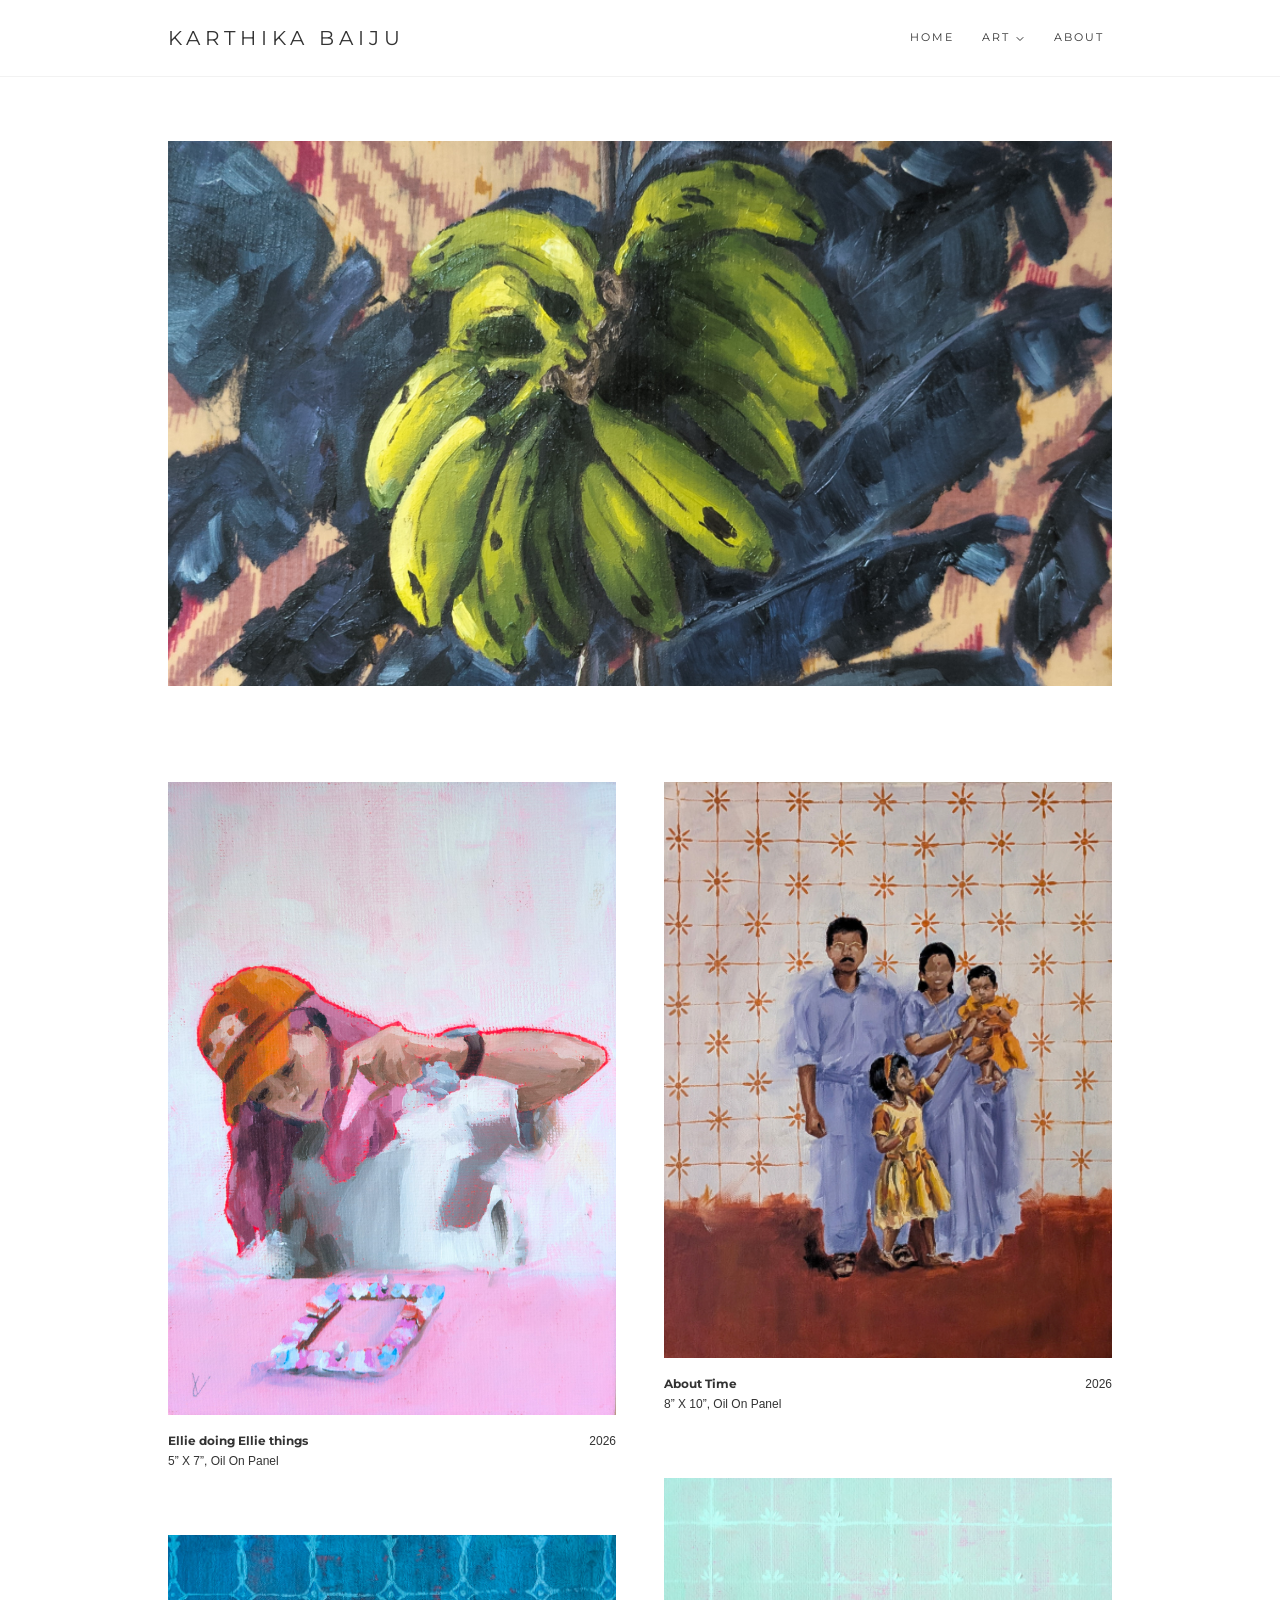
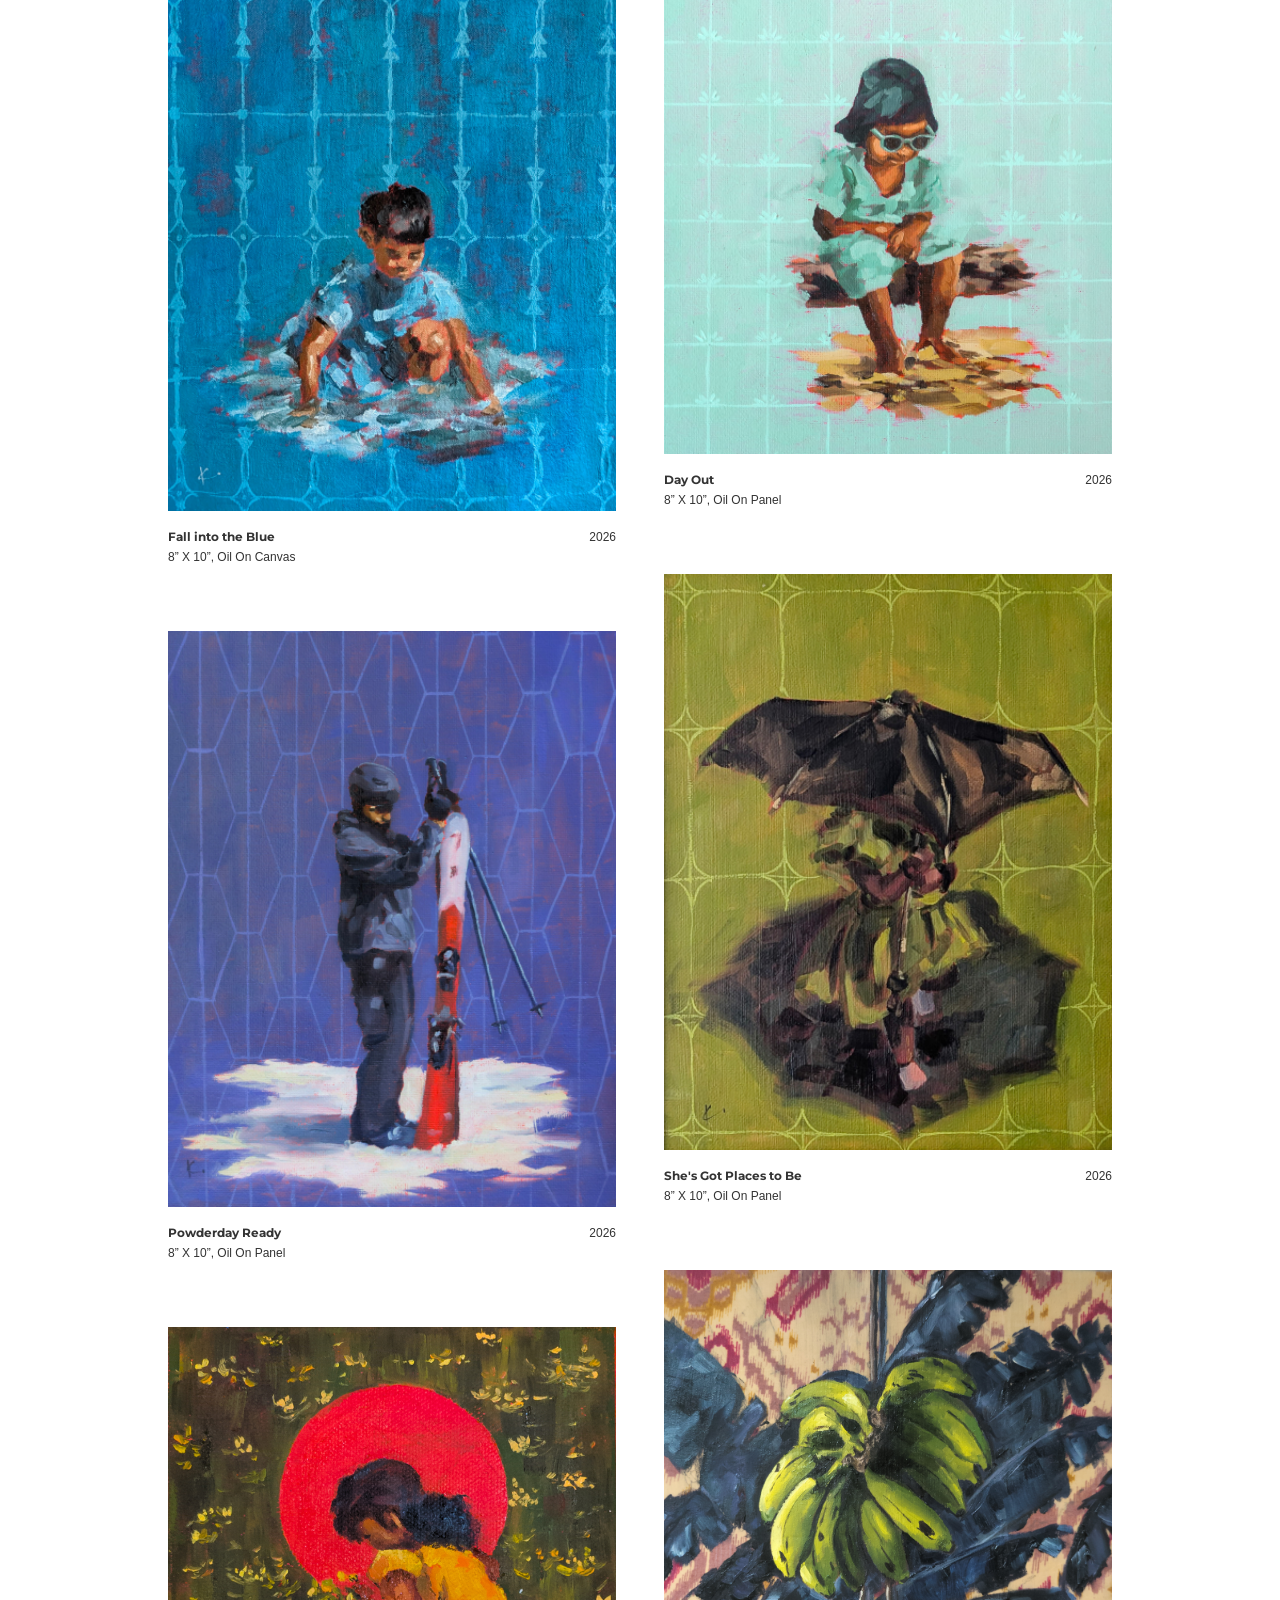
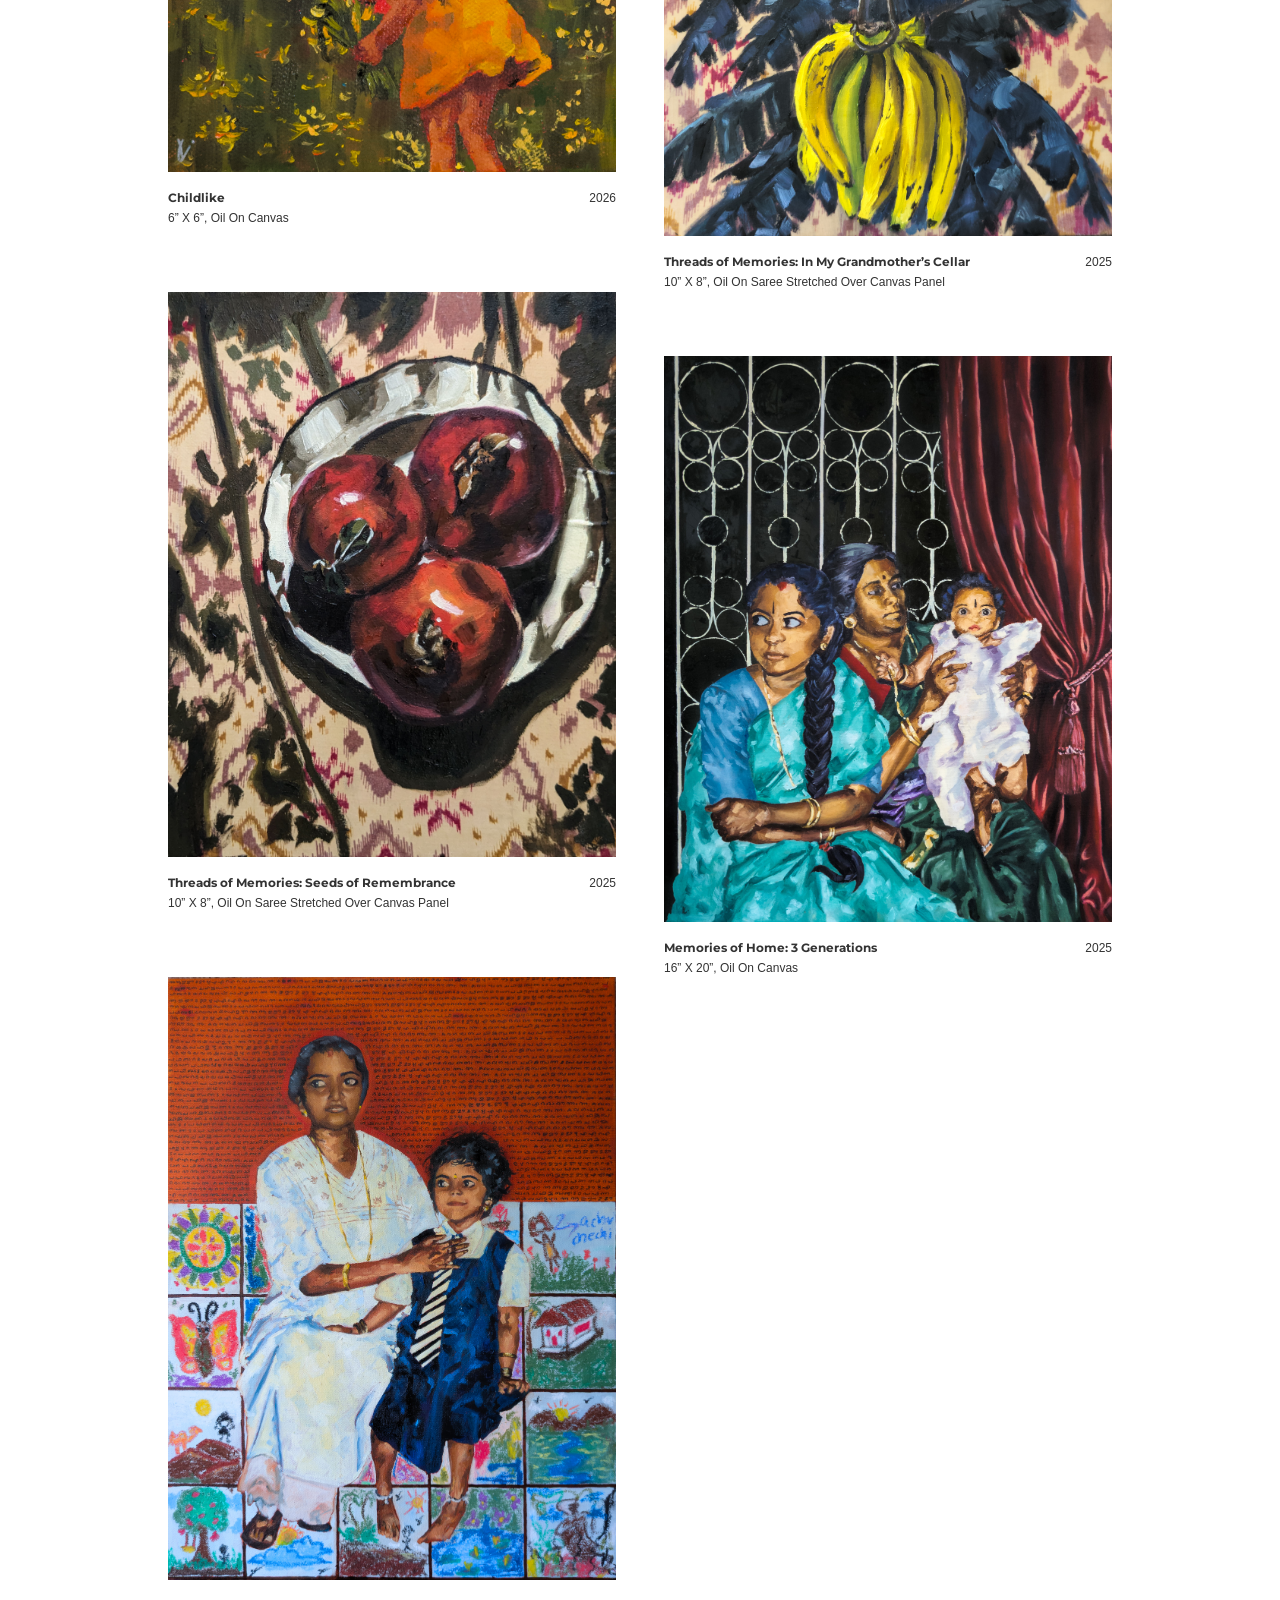
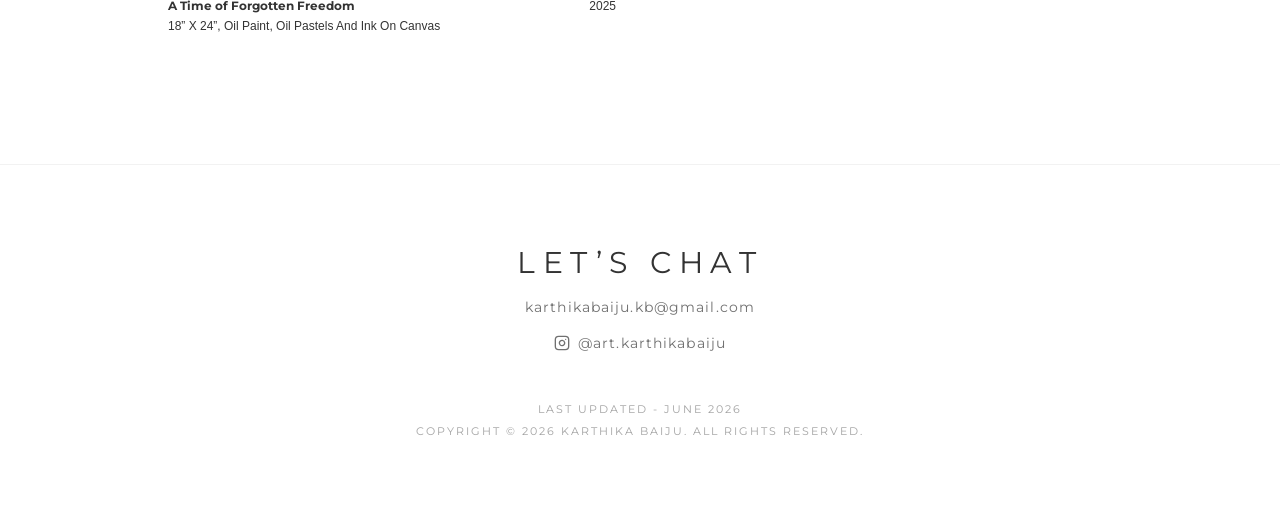
<file: index.html>
<!doctype html>
<html lang="en">
	<head>
		<meta charset="utf-8" />
		<meta name="viewport" content="width=device-width, initial-scale=1" />
		<meta name="text-scale" content="scale" />
		<link rel="preconnect" href="https://fonts.googleapis.com" />
		<link rel="preconnect" href="https://fonts.gstatic.com" crossorigin />
		<link
			href="https://fonts.googleapis.com/css2?family=Montserrat:ital,wght@0,100..900;1,100..900&display=swap"
			rel="stylesheet"
		/>
		<link href="./_app/immutable/entry/start.UrcyzFx7.js" rel="modulepreload">
		<link href="./_app/immutable/chunks/ZxhnqbRq.js" rel="modulepreload">
		<link href="./_app/immutable/chunks/uic3fDXM.js" rel="modulepreload">
		<link href="./_app/immutable/entry/app.BiLjosMU.js" rel="modulepreload">
		<link href="./_app/immutable/chunks/xihTtKlq.js" rel="modulepreload">
		<link href="./_app/immutable/nodes/0.BDnVRCoO.js" rel="modulepreload">
		<link href="./_app/immutable/chunks/CgLtNpUM.js" rel="modulepreload">
		<link href="./_app/immutable/chunks/Bd7cGaq9.js" rel="modulepreload">
		<link href="./_app/immutable/nodes/2.BjwiAYlv.js" rel="modulepreload">
		<!--12qhfyh--><link rel="icon" href="/assets/favicon.ico"/><!----><!--1uha8ag--><meta name="description" content="The art portfolio of Karthika Baiju — paintings exploring memory, home, and identity."/><!----><title>Karthika Baiju — Artist</title>
		<link href="./_app/immutable/assets/0.DK0q_4De.css" rel="stylesheet">
	</head>
	<body data-sveltekit-preload-data="hover">
		<div style="display: contents"><!--[--><!--[0--><!--[--><div class="flex min-h-screen flex-col bg-background"><header class="sticky top-0 z-50 w-full border-b border-black/5 bg-white"><div class="relative mx-auto flex max-w-5xl items-center justify-between px-6 py-6 sm:px-10"><a href="./" class="font-serif text-lg uppercase tracking-[0.25em] text-foreground transition-colors hover:text-foreground sm:text-xl">Karthika Baiju</a> <nav class="flex items-center gap-1 sm:gap-3"><a href="./" class="inline-flex items-center gap-1 bg-transparent px-2 py-1 text-[0.7rem] font-normal uppercase tracking-[0.18em] text-foreground transition-colors outline-none hover:text-foreground focus-visible:text-foreground ">Home</a> <!--[--><!--[--><!--[--><!--[--><!--$s1--><!--[-1--><button data-slot="dropdown-menu-trigger" class="inline-flex items-center gap-1 bg-transparent px-2 py-1 text-[0.7rem] font-normal uppercase tracking-[0.18em] text-foreground transition-colors outline-none hover:text-foreground focus-visible:text-foreground group cursor-pointer data-[state=open]:text-foreground " id="bits-s1" aria-haspopup="menu" aria-expanded="false" data-state="closed" data-dropdown-menu-trigger="" type="button"><!---->Art <svg xmlns="http://www.w3.org/2000/svg" width="24" height="24" viewBox="0 0 24 24" fill="none" stroke="currentColor" stroke-width="2" stroke-linecap="round" stroke-linejoin="round" class="lucide-icon lucide lucide-chevron-down relative top-px size-3 transition-transform duration-300 group-data-[state=open]:rotate-180" aria-hidden="true"><!--[--><!----><path d="m6 9 6 6 6-6"><!----></path><!----><!--]--><!----><!----></svg><!----><!----></button><!--]--><!----><!--]--><!--]--> <!--[--><!--[--><!--[-1--><!--]--><!--]--><!--]--><!----><!----><!--]--><!--]--> <a href="./about" class="inline-flex items-center gap-1 bg-transparent px-2 py-1 text-[0.7rem] font-normal uppercase tracking-[0.18em] text-foreground transition-colors outline-none hover:text-foreground focus-visible:text-foreground ">About</a></nav></div></header><!----> <!--[--><main class="mx-auto w-full max-w-5xl flex-1 px-6 py-10 sm:px-10 sm:py-16"><figure><img src="./assets/hero.jpeg" alt="In My Grandmother’s Cellar — an oil painting of banana bunches against a patterned saree backdrop" class="block w-full"/></figure> <div class="mt-16 sm:mt-24"><section><div class="sm:hidden"><!--[--><figure class="mb-12 break-inside-avoid sm:mb-16"><img src="./assets/home-page/Ellie%20doing%20Ellie%20things_compressed_5x7_oil%20on%20panel_2026.jpg" alt="Ellie doing Ellie things" loading="lazy" decoding="async" class="block w-full"/> <figcaption class="mt-4 font-[Helvetica,'Helvetica_Neue',Arial,sans-serif] text-[12px] leading-[20px] text-[#333333]"><div class="flex items-baseline justify-between gap-4"><h2 class="font-bold">Ellie doing Ellie things</h2> <p class="shrink-0">2026</p></div> <p class="capitalize">5” x 7”, Oil on panel</p></figcaption></figure><figure class="mb-12 break-inside-avoid sm:mb-16"><img src="./assets/home-page/About%20time_compressed_8x10_oil%20on%20panel_2026.jpg" alt="About Time" loading="lazy" decoding="async" class="block w-full"/> <figcaption class="mt-4 font-[Helvetica,'Helvetica_Neue',Arial,sans-serif] text-[12px] leading-[20px] text-[#333333]"><div class="flex items-baseline justify-between gap-4"><h2 class="font-bold">About Time</h2> <p class="shrink-0">2026</p></div> <p class="capitalize">8” x 10”, Oil on Panel</p></figcaption></figure><figure class="mb-12 break-inside-avoid sm:mb-16"><img src="./assets/home-page/Fall%20into%20the%20blue_compressed_8x10_oil%20on%20canvas_2026.jpg" alt="Fall into the Blue" loading="lazy" decoding="async" class="block w-full"/> <figcaption class="mt-4 font-[Helvetica,'Helvetica_Neue',Arial,sans-serif] text-[12px] leading-[20px] text-[#333333]"><div class="flex items-baseline justify-between gap-4"><h2 class="font-bold">Fall into the Blue</h2> <p class="shrink-0">2026</p></div> <p class="capitalize">8” x 10”, Oil on Canvas</p></figcaption></figure><figure class="mb-12 break-inside-avoid sm:mb-16"><img src="./assets/home-page/Dayout_compressed_8x10_oil%20on%20panel_2026.png" alt="Day Out" loading="lazy" decoding="async" class="block w-full"/> <figcaption class="mt-4 font-[Helvetica,'Helvetica_Neue',Arial,sans-serif] text-[12px] leading-[20px] text-[#333333]"><div class="flex items-baseline justify-between gap-4"><h2 class="font-bold">Day Out</h2> <p class="shrink-0">2026</p></div> <p class="capitalize">8” x 10”, Oil on Panel</p></figcaption></figure><figure class="mb-12 break-inside-avoid sm:mb-16"><img src="./assets/home-page/Powderday%20ready_compressed_8x10_oil%20on%20panel_2026.jpg" alt="Powderday Ready" loading="lazy" decoding="async" class="block w-full"/> <figcaption class="mt-4 font-[Helvetica,'Helvetica_Neue',Arial,sans-serif] text-[12px] leading-[20px] text-[#333333]"><div class="flex items-baseline justify-between gap-4"><h2 class="font-bold">Powderday Ready</h2> <p class="shrink-0">2026</p></div> <p class="capitalize">8” x 10”, Oil on Panel</p></figcaption></figure><figure class="mb-12 break-inside-avoid sm:mb-16"><img src="./assets/home-page/She's%20got%20places%20to%20be_compressed_8x10_oil%20on%20panel_2026.jpg" alt="She's Got Places to Be" loading="lazy" decoding="async" class="block w-full"/> <figcaption class="mt-4 font-[Helvetica,'Helvetica_Neue',Arial,sans-serif] text-[12px] leading-[20px] text-[#333333]"><div class="flex items-baseline justify-between gap-4"><h2 class="font-bold">She's Got Places to Be</h2> <p class="shrink-0">2026</p></div> <p class="capitalize">8” x 10”, Oil on Panel</p></figcaption></figure><figure class="mb-12 break-inside-avoid sm:mb-16"><img src="./assets/home-page/Childlike_6x6_Oil%20on%20canvas_2026.jpg" alt="Childlike" loading="lazy" decoding="async" class="block w-full"/> <figcaption class="mt-4 font-[Helvetica,'Helvetica_Neue',Arial,sans-serif] text-[12px] leading-[20px] text-[#333333]"><div class="flex items-baseline justify-between gap-4"><h2 class="font-bold">Childlike</h2> <p class="shrink-0">2026</p></div> <p class="capitalize">6” x 6”, Oil on Canvas</p></figcaption></figure><figure class="mb-12 break-inside-avoid sm:mb-16"><img src="./assets/home-page/In%20My%20Grandmother%E2%80%99s%20Cellar_8x10_Oil%20in%20saree_2025.jpg" alt="Threads of Memories: In My Grandmother’s Cellar" loading="lazy" decoding="async" class="block w-full"/> <figcaption class="mt-4 font-[Helvetica,'Helvetica_Neue',Arial,sans-serif] text-[12px] leading-[20px] text-[#333333]"><div class="flex items-baseline justify-between gap-4"><h2 class="font-bold">Threads of Memories: In My Grandmother’s Cellar</h2> <p class="shrink-0">2025</p></div> <p class="capitalize">10” x 8”, Oil on Saree Stretched over Canvas Panel</p></figcaption></figure><figure class="mb-12 break-inside-avoid sm:mb-16"><img src="./assets/home-page/Threads%20of%20Memories_8x10_Oil%20on%20saree_2025.jpg" alt="Threads of Memories: Seeds of Remembrance" loading="lazy" decoding="async" class="block w-full"/> <figcaption class="mt-4 font-[Helvetica,'Helvetica_Neue',Arial,sans-serif] text-[12px] leading-[20px] text-[#333333]"><div class="flex items-baseline justify-between gap-4"><h2 class="font-bold">Threads of Memories: Seeds of Remembrance</h2> <p class="shrink-0">2025</p></div> <p class="capitalize">10” x 8”, Oil on Saree Stretched over Canvas Panel</p></figcaption></figure><figure class="mb-12 break-inside-avoid sm:mb-16"><img src="./assets/home-page/3%20Generations_16x20_oil%20on%20canvas_2025.jpg" alt="Memories of Home: 3 Generations" loading="lazy" decoding="async" class="block w-full"/> <figcaption class="mt-4 font-[Helvetica,'Helvetica_Neue',Arial,sans-serif] text-[12px] leading-[20px] text-[#333333]"><div class="flex items-baseline justify-between gap-4"><h2 class="font-bold">Memories of Home: 3 Generations</h2> <p class="shrink-0">2025</p></div> <p class="capitalize">16” x 20”, Oil on Canvas</p></figcaption></figure><figure class="mb-12 break-inside-avoid sm:mb-16"><img src="./assets/home-page/A%20Time%20of%20Forgotten%20Freedom_18x24_oil%20on%20canvas_2025.jpg" alt="A Time of Forgotten Freedom" loading="lazy" decoding="async" class="block w-full"/> <figcaption class="mt-4 font-[Helvetica,'Helvetica_Neue',Arial,sans-serif] text-[12px] leading-[20px] text-[#333333]"><div class="flex items-baseline justify-between gap-4"><h2 class="font-bold">A Time of Forgotten Freedom</h2> <p class="shrink-0">2025</p></div> <p class="capitalize">18” x 24”, Oil Paint, Oil Pastels and Ink on Canvas</p></figcaption></figure><!--]--></div> <div class="hidden grid-cols-2 gap-12 sm:grid"><div><!--[--><figure class="mb-12 break-inside-avoid sm:mb-16"><img src="./assets/home-page/Ellie%20doing%20Ellie%20things_compressed_5x7_oil%20on%20panel_2026.jpg" alt="Ellie doing Ellie things" loading="lazy" decoding="async" class="block w-full"/> <figcaption class="mt-4 font-[Helvetica,'Helvetica_Neue',Arial,sans-serif] text-[12px] leading-[20px] text-[#333333]"><div class="flex items-baseline justify-between gap-4"><h2 class="font-bold">Ellie doing Ellie things</h2> <p class="shrink-0">2026</p></div> <p class="capitalize">5” x 7”, Oil on panel</p></figcaption></figure><figure class="mb-12 break-inside-avoid sm:mb-16"><img src="./assets/home-page/Fall%20into%20the%20blue_compressed_8x10_oil%20on%20canvas_2026.jpg" alt="Fall into the Blue" loading="lazy" decoding="async" class="block w-full"/> <figcaption class="mt-4 font-[Helvetica,'Helvetica_Neue',Arial,sans-serif] text-[12px] leading-[20px] text-[#333333]"><div class="flex items-baseline justify-between gap-4"><h2 class="font-bold">Fall into the Blue</h2> <p class="shrink-0">2026</p></div> <p class="capitalize">8” x 10”, Oil on Canvas</p></figcaption></figure><figure class="mb-12 break-inside-avoid sm:mb-16"><img src="./assets/home-page/Powderday%20ready_compressed_8x10_oil%20on%20panel_2026.jpg" alt="Powderday Ready" loading="lazy" decoding="async" class="block w-full"/> <figcaption class="mt-4 font-[Helvetica,'Helvetica_Neue',Arial,sans-serif] text-[12px] leading-[20px] text-[#333333]"><div class="flex items-baseline justify-between gap-4"><h2 class="font-bold">Powderday Ready</h2> <p class="shrink-0">2026</p></div> <p class="capitalize">8” x 10”, Oil on Panel</p></figcaption></figure><figure class="mb-12 break-inside-avoid sm:mb-16"><img src="./assets/home-page/Childlike_6x6_Oil%20on%20canvas_2026.jpg" alt="Childlike" loading="lazy" decoding="async" class="block w-full"/> <figcaption class="mt-4 font-[Helvetica,'Helvetica_Neue',Arial,sans-serif] text-[12px] leading-[20px] text-[#333333]"><div class="flex items-baseline justify-between gap-4"><h2 class="font-bold">Childlike</h2> <p class="shrink-0">2026</p></div> <p class="capitalize">6” x 6”, Oil on Canvas</p></figcaption></figure><figure class="mb-12 break-inside-avoid sm:mb-16"><img src="./assets/home-page/Threads%20of%20Memories_8x10_Oil%20on%20saree_2025.jpg" alt="Threads of Memories: Seeds of Remembrance" loading="lazy" decoding="async" class="block w-full"/> <figcaption class="mt-4 font-[Helvetica,'Helvetica_Neue',Arial,sans-serif] text-[12px] leading-[20px] text-[#333333]"><div class="flex items-baseline justify-between gap-4"><h2 class="font-bold">Threads of Memories: Seeds of Remembrance</h2> <p class="shrink-0">2025</p></div> <p class="capitalize">10” x 8”, Oil on Saree Stretched over Canvas Panel</p></figcaption></figure><figure class="mb-12 break-inside-avoid sm:mb-16"><img src="./assets/home-page/A%20Time%20of%20Forgotten%20Freedom_18x24_oil%20on%20canvas_2025.jpg" alt="A Time of Forgotten Freedom" loading="lazy" decoding="async" class="block w-full"/> <figcaption class="mt-4 font-[Helvetica,'Helvetica_Neue',Arial,sans-serif] text-[12px] leading-[20px] text-[#333333]"><div class="flex items-baseline justify-between gap-4"><h2 class="font-bold">A Time of Forgotten Freedom</h2> <p class="shrink-0">2025</p></div> <p class="capitalize">18” x 24”, Oil Paint, Oil Pastels and Ink on Canvas</p></figcaption></figure><!--]--></div> <div><!--[--><figure class="mb-12 break-inside-avoid sm:mb-16"><img src="./assets/home-page/About%20time_compressed_8x10_oil%20on%20panel_2026.jpg" alt="About Time" loading="lazy" decoding="async" class="block w-full"/> <figcaption class="mt-4 font-[Helvetica,'Helvetica_Neue',Arial,sans-serif] text-[12px] leading-[20px] text-[#333333]"><div class="flex items-baseline justify-between gap-4"><h2 class="font-bold">About Time</h2> <p class="shrink-0">2026</p></div> <p class="capitalize">8” x 10”, Oil on Panel</p></figcaption></figure><figure class="mb-12 break-inside-avoid sm:mb-16"><img src="./assets/home-page/Dayout_compressed_8x10_oil%20on%20panel_2026.png" alt="Day Out" loading="lazy" decoding="async" class="block w-full"/> <figcaption class="mt-4 font-[Helvetica,'Helvetica_Neue',Arial,sans-serif] text-[12px] leading-[20px] text-[#333333]"><div class="flex items-baseline justify-between gap-4"><h2 class="font-bold">Day Out</h2> <p class="shrink-0">2026</p></div> <p class="capitalize">8” x 10”, Oil on Panel</p></figcaption></figure><figure class="mb-12 break-inside-avoid sm:mb-16"><img src="./assets/home-page/She's%20got%20places%20to%20be_compressed_8x10_oil%20on%20panel_2026.jpg" alt="She's Got Places to Be" loading="lazy" decoding="async" class="block w-full"/> <figcaption class="mt-4 font-[Helvetica,'Helvetica_Neue',Arial,sans-serif] text-[12px] leading-[20px] text-[#333333]"><div class="flex items-baseline justify-between gap-4"><h2 class="font-bold">She's Got Places to Be</h2> <p class="shrink-0">2026</p></div> <p class="capitalize">8” x 10”, Oil on Panel</p></figcaption></figure><figure class="mb-12 break-inside-avoid sm:mb-16"><img src="./assets/home-page/In%20My%20Grandmother%E2%80%99s%20Cellar_8x10_Oil%20in%20saree_2025.jpg" alt="Threads of Memories: In My Grandmother’s Cellar" loading="lazy" decoding="async" class="block w-full"/> <figcaption class="mt-4 font-[Helvetica,'Helvetica_Neue',Arial,sans-serif] text-[12px] leading-[20px] text-[#333333]"><div class="flex items-baseline justify-between gap-4"><h2 class="font-bold">Threads of Memories: In My Grandmother’s Cellar</h2> <p class="shrink-0">2025</p></div> <p class="capitalize">10” x 8”, Oil on Saree Stretched over Canvas Panel</p></figcaption></figure><figure class="mb-12 break-inside-avoid sm:mb-16"><img src="./assets/home-page/3%20Generations_16x20_oil%20on%20canvas_2025.jpg" alt="Memories of Home: 3 Generations" loading="lazy" decoding="async" class="block w-full"/> <figcaption class="mt-4 font-[Helvetica,'Helvetica_Neue',Arial,sans-serif] text-[12px] leading-[20px] text-[#333333]"><div class="flex items-baseline justify-between gap-4"><h2 class="font-bold">Memories of Home: 3 Generations</h2> <p class="shrink-0">2025</p></div> <p class="capitalize">16” x 20”, Oil on Canvas</p></figcaption></figure><!--]--></div></div></section><!----></div></main><!--]--><!----> <footer class="w-full border-t border-black/5 bg-white"><div class="mx-auto flex max-w-5xl flex-col items-center gap-4 px-6 py-16 text-center sm:px-10 sm:py-20"><h2 class="font-serif text-2xl uppercase tracking-[0.25em] text-foreground sm:text-3xl">Let’s Chat</h2> <a href="mailto:karthikabaiju.kb@gmail.com" class="text-sm tracking-[0.08em] text-foreground/70 transition-colors hover:text-foreground">karthikabaiju.kb@gmail.com</a> <a href="https://www.instagram.com/art.karthikabaiju/" target="_blank" rel="noopener noreferrer" aria-label="Instagram — @art.karthikabaiju" class="inline-flex items-center gap-2 text-sm tracking-[0.08em] text-foreground/70 transition-colors hover:text-foreground"><svg xmlns="http://www.w3.org/2000/svg" width="24" height="24" viewBox="0 0 24 24" fill="none" stroke="currentColor" stroke-width="2" stroke-linecap="round" stroke-linejoin="round" class="lucide-icon lucide lucide-instagram size-4" aria-hidden="true"><!--[--><!----><rect width="20" height="20" x="2" y="2" rx="5" ry="5"><!----></rect><!----><!----><path d="M16 11.37A4 4 0 1 1 12.63 8 4 4 0 0 1 16 11.37z"><!----></path><!----><!----><line x1="17.5" x2="17.51" y1="6.5" y2="6.5"><!----></line><!----><!--]--><!----><!----></svg><!----> @art.karthikabaiju</a> <div class="mt-8 flex flex-col items-center gap-1 text-[0.7rem] uppercase tracking-[0.18em] text-foreground/45"><p>Last Updated - June 2026</p> <p>Copyright © 2026 Karthika Baiju. All Rights Reserved.</p></div></div></footer><!----></div><!--]--><!--]--> <!--[-1--><!--]--><!--]-->
			
			<script>
				{
					__sveltekit_sdcnju = {
						base: new URL(".", location).pathname.slice(0, -1)
					};

					const element = document.currentScript.parentElement;

					Promise.all([
						import("./_app/immutable/entry/start.UrcyzFx7.js"),
						import("./_app/immutable/entry/app.BiLjosMU.js")
					]).then(([kit, app]) => {
						kit.start(app, element, {
							node_ids: [0, 2],
							data: [null,null],
							form: null,
							error: null
						});
					});
				}
			</script>
		</div>
	</body>
</html>
</file>
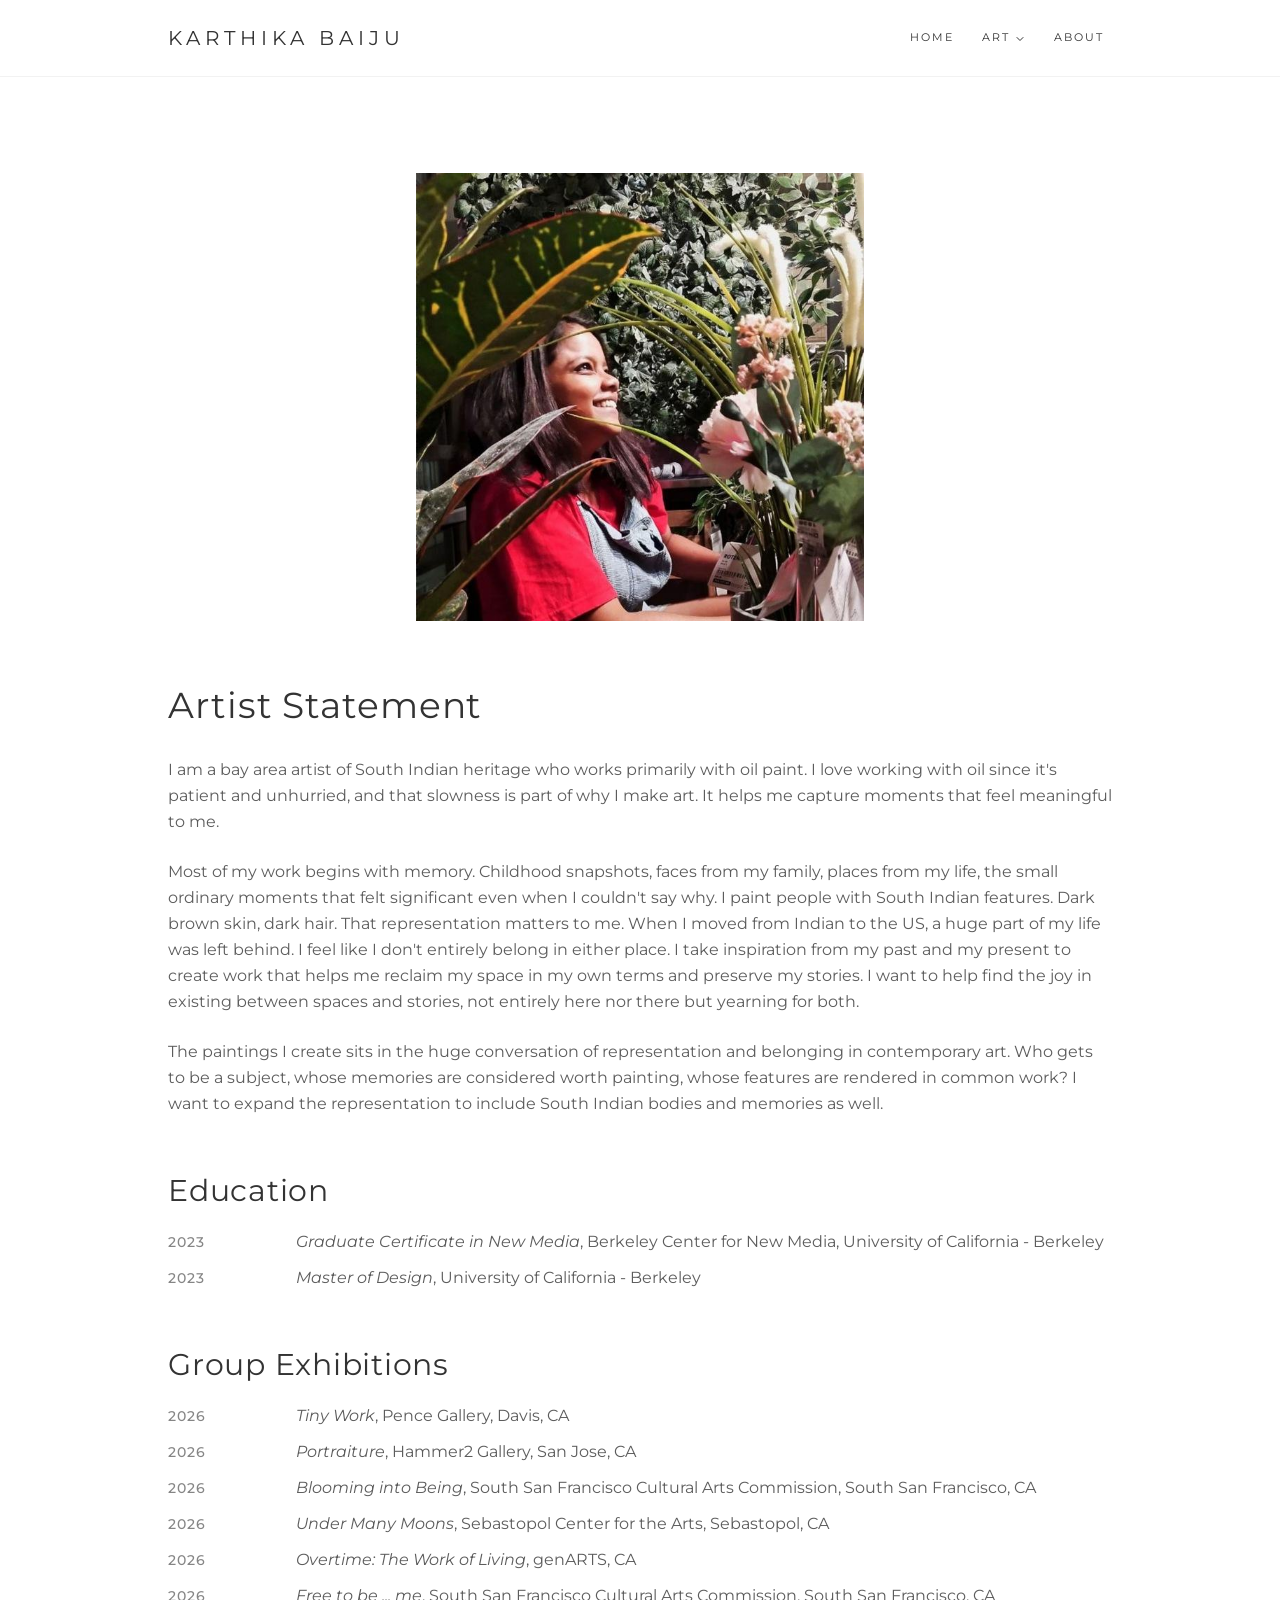
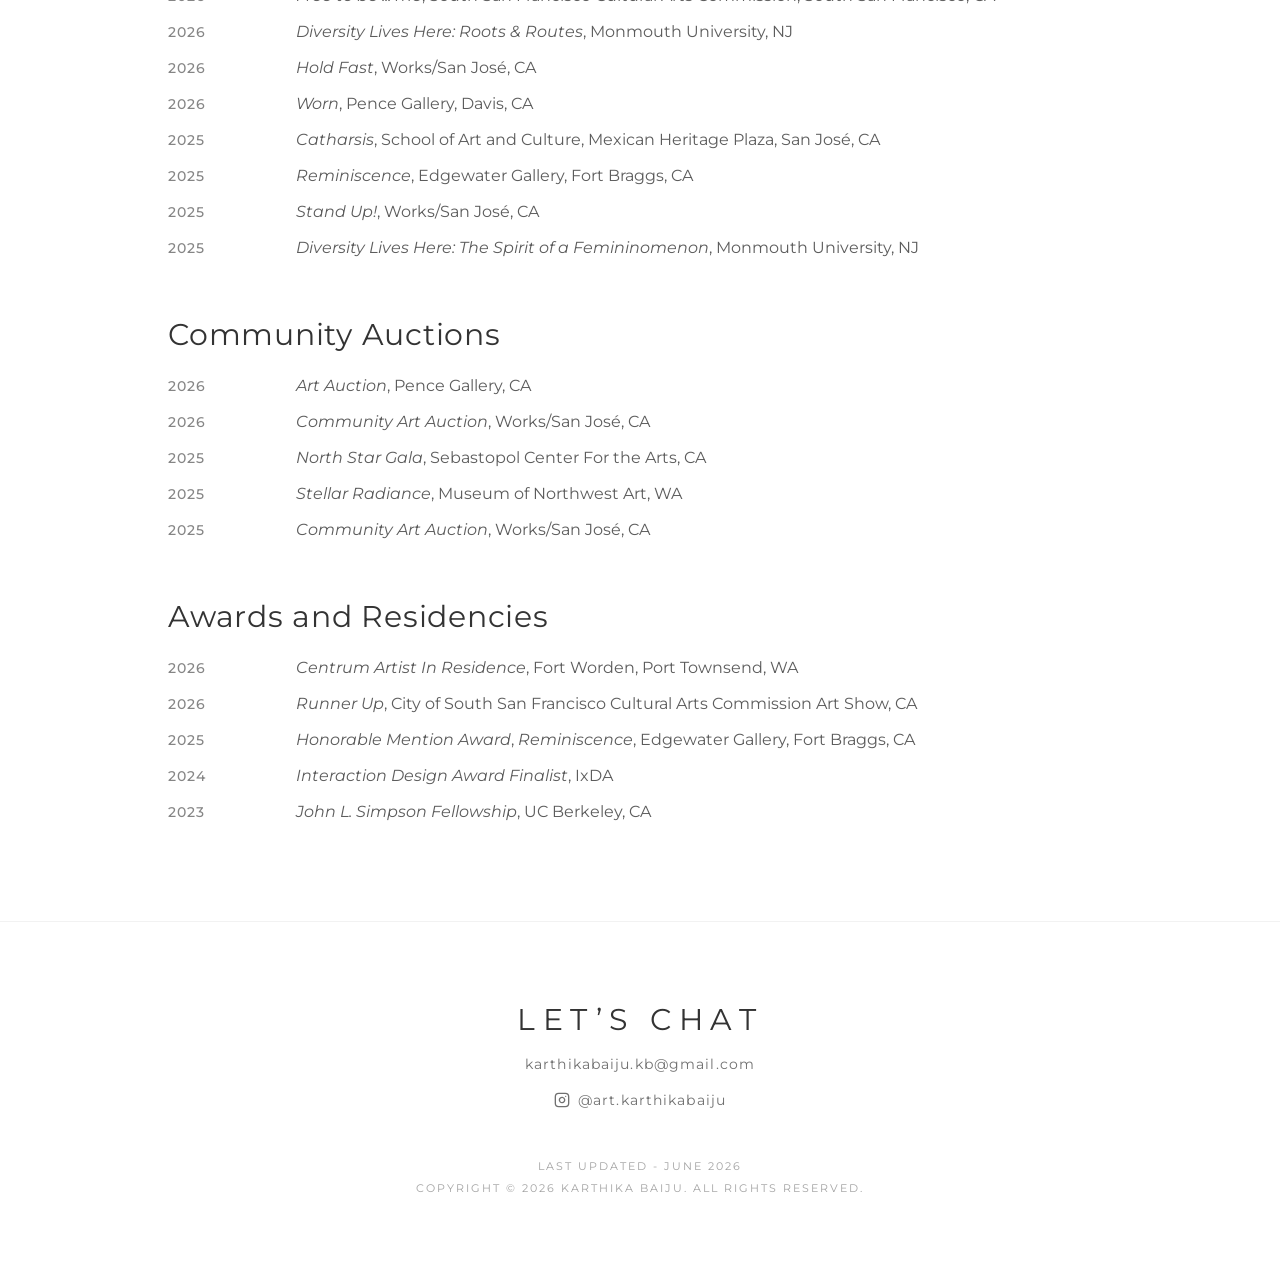
<file: about.html>
<!doctype html>
<html lang="en">
	<head>
		<meta charset="utf-8" />
		<meta name="viewport" content="width=device-width, initial-scale=1" />
		<meta name="text-scale" content="scale" />
		<link rel="preconnect" href="https://fonts.googleapis.com" />
		<link rel="preconnect" href="https://fonts.gstatic.com" crossorigin />
		<link
			href="https://fonts.googleapis.com/css2?family=Montserrat:ital,wght@0,100..900;1,100..900&display=swap"
			rel="stylesheet"
		/>
		<link href="./_app/immutable/entry/start.UrcyzFx7.js" rel="modulepreload">
		<link href="./_app/immutable/chunks/ZxhnqbRq.js" rel="modulepreload">
		<link href="./_app/immutable/chunks/uic3fDXM.js" rel="modulepreload">
		<link href="./_app/immutable/entry/app.BiLjosMU.js" rel="modulepreload">
		<link href="./_app/immutable/chunks/xihTtKlq.js" rel="modulepreload">
		<link href="./_app/immutable/nodes/0.BDnVRCoO.js" rel="modulepreload">
		<link href="./_app/immutable/chunks/CgLtNpUM.js" rel="modulepreload">
		<link href="./_app/immutable/chunks/Bd7cGaq9.js" rel="modulepreload">
		<link href="./_app/immutable/nodes/3.DWTPIQil.js" rel="modulepreload">
		<!--12qhfyh--><link rel="icon" href="/assets/favicon.ico"/><!----><!--cwls5q--><meta name="description" content="About Karthika Baiju — artist statement, education, exhibitions, and awards."/><!----><title>About — Karthika Baiju</title>
		<link href="./_app/immutable/assets/0.DK0q_4De.css" rel="stylesheet">
	</head>
	<body data-sveltekit-preload-data="hover">
		<div style="display: contents"><!--[--><!--[0--><!--[--><div class="flex min-h-screen flex-col bg-background"><header class="sticky top-0 z-50 w-full border-b border-black/5 bg-white"><div class="relative mx-auto flex max-w-5xl items-center justify-between px-6 py-6 sm:px-10"><a href="./" class="font-serif text-lg uppercase tracking-[0.25em] text-foreground transition-colors hover:text-foreground sm:text-xl">Karthika Baiju</a> <nav class="flex items-center gap-1 sm:gap-3"><a href="./" class="inline-flex items-center gap-1 bg-transparent px-2 py-1 text-[0.7rem] font-normal uppercase tracking-[0.18em] text-foreground transition-colors outline-none hover:text-foreground focus-visible:text-foreground ">Home</a> <!--[--><!--[--><!--[--><!--[--><!--$s1--><!--[-1--><button data-slot="dropdown-menu-trigger" class="inline-flex items-center gap-1 bg-transparent px-2 py-1 text-[0.7rem] font-normal uppercase tracking-[0.18em] text-foreground transition-colors outline-none hover:text-foreground focus-visible:text-foreground group cursor-pointer data-[state=open]:text-foreground " id="bits-s1" aria-haspopup="menu" aria-expanded="false" data-state="closed" data-dropdown-menu-trigger="" type="button"><!---->Art <svg xmlns="http://www.w3.org/2000/svg" width="24" height="24" viewBox="0 0 24 24" fill="none" stroke="currentColor" stroke-width="2" stroke-linecap="round" stroke-linejoin="round" class="lucide-icon lucide lucide-chevron-down relative top-px size-3 transition-transform duration-300 group-data-[state=open]:rotate-180" aria-hidden="true"><!--[--><!----><path d="m6 9 6 6 6-6"><!----></path><!----><!--]--><!----><!----></svg><!----><!----></button><!--]--><!----><!--]--><!--]--> <!--[--><!--[--><!--[-1--><!--]--><!--]--><!--]--><!----><!----><!--]--><!--]--> <a href="./about" class="inline-flex items-center gap-1 bg-transparent px-2 py-1 text-[0.7rem] font-normal uppercase tracking-[0.18em] text-foreground transition-colors outline-none hover:text-foreground focus-visible:text-foreground ">About</a></nav></div></header><!----> <!--[--><main class="mx-auto w-full max-w-5xl flex-1 px-6 py-16 sm:px-10 sm:py-24"><figure class="mb-12 flex justify-center sm:mb-16"><img src="./assets/about.jpg" alt="Karthika Baiju smiling among plants and flowers" class="block w-full max-w-md" loading="lazy"/></figure> <section><h1 class="font-serif text-3xl tracking-wide sm:text-4xl">Artist Statement</h1> <div class="mt-8 space-y-6 text-sm leading-relaxed text-foreground/80 sm:text-base"><!--[--><p><!---->I am a bay area artist of South Indian heritage who works primarily with oil paint. I love working with oil since it's patient and unhurried, and that slowness is part of why I make art. It helps me capture moments that feel meaningful to me.<!----></p><p><!---->Most of my work begins with memory. Childhood snapshots, faces from my family, places from my life, the small ordinary moments that felt significant even when I couldn't say why. I paint people with South Indian features. Dark brown skin, dark hair. That representation matters to me. When I moved from Indian to the US, a huge part of my life was left behind. I feel like I don't entirely belong in either place. I take inspiration from my past and my present to create work that helps me reclaim my space in my own terms and preserve my stories. I want to help find the joy in existing between spaces and stories, not entirely here nor there but yearning for both.<!----></p><p><!---->The paintings I create sits in the huge conversation of representation and belonging in contemporary art. Who gets to be a subject, whose memories are considered worth painting, whose features are rendered in common work? I want to expand the representation to include South Indian bodies and memories as well.<!----></p><!--]--></div></section> <section class="mt-10 sm:mt-14"><h2 class="font-serif text-2xl tracking-wide sm:text-3xl">Education</h2> <dl class="mt-5 space-y-2.5"><!--[--><div class="grid grid-cols-[4rem_1fr] items-baseline gap-4 sm:grid-cols-[6rem_1fr] sm:gap-8"><dt class="text-sm font-medium tracking-[0.08em] text-foreground/60">2023</dt> <dd class="text-sm leading-relaxed text-foreground/80 sm:text-base"><!----><i>Graduate Certificate in New Media</i>, Berkeley Center for New Media, University of California - Berkeley<!----></dd></div><div class="grid grid-cols-[4rem_1fr] items-baseline gap-4 sm:grid-cols-[6rem_1fr] sm:gap-8"><dt class="text-sm font-medium tracking-[0.08em] text-foreground/60">2023</dt> <dd class="text-sm leading-relaxed text-foreground/80 sm:text-base"><!----><i>Master of Design</i>, University of California - Berkeley<!----></dd></div><!--]--></dl></section><!----> <section class="mt-10 sm:mt-14"><h2 class="font-serif text-2xl tracking-wide sm:text-3xl">Group Exhibitions</h2> <dl class="mt-5 space-y-2.5"><!--[--><div class="grid grid-cols-[4rem_1fr] items-baseline gap-4 sm:grid-cols-[6rem_1fr] sm:gap-8"><dt class="text-sm font-medium tracking-[0.08em] text-foreground/60">2026</dt> <dd class="text-sm leading-relaxed text-foreground/80 sm:text-base"><!----><i>Tiny Work</i>, Pence Gallery, Davis, CA<!----></dd></div><div class="grid grid-cols-[4rem_1fr] items-baseline gap-4 sm:grid-cols-[6rem_1fr] sm:gap-8"><dt class="text-sm font-medium tracking-[0.08em] text-foreground/60">2026</dt> <dd class="text-sm leading-relaxed text-foreground/80 sm:text-base"><!----><i>Portraiture</i>, Hammer2 Gallery, San Jose, CA<!----></dd></div><div class="grid grid-cols-[4rem_1fr] items-baseline gap-4 sm:grid-cols-[6rem_1fr] sm:gap-8"><dt class="text-sm font-medium tracking-[0.08em] text-foreground/60">2026</dt> <dd class="text-sm leading-relaxed text-foreground/80 sm:text-base"><!----><i>Blooming into Being</i>, South San Francisco Cultural Arts Commission, South San Francisco, CA<!----></dd></div><div class="grid grid-cols-[4rem_1fr] items-baseline gap-4 sm:grid-cols-[6rem_1fr] sm:gap-8"><dt class="text-sm font-medium tracking-[0.08em] text-foreground/60">2026</dt> <dd class="text-sm leading-relaxed text-foreground/80 sm:text-base"><!----><i>Under Many Moons</i>, Sebastopol Center for the Arts, Sebastopol, CA<!----></dd></div><div class="grid grid-cols-[4rem_1fr] items-baseline gap-4 sm:grid-cols-[6rem_1fr] sm:gap-8"><dt class="text-sm font-medium tracking-[0.08em] text-foreground/60">2026</dt> <dd class="text-sm leading-relaxed text-foreground/80 sm:text-base"><!----><i>Overtime: The Work of Living</i>, genARTS, CA<!----></dd></div><div class="grid grid-cols-[4rem_1fr] items-baseline gap-4 sm:grid-cols-[6rem_1fr] sm:gap-8"><dt class="text-sm font-medium tracking-[0.08em] text-foreground/60">2026</dt> <dd class="text-sm leading-relaxed text-foreground/80 sm:text-base"><!----><i>Free to be ... me</i>, South San Francisco Cultural Arts Commission, South San Francisco, CA<!----></dd></div><div class="grid grid-cols-[4rem_1fr] items-baseline gap-4 sm:grid-cols-[6rem_1fr] sm:gap-8"><dt class="text-sm font-medium tracking-[0.08em] text-foreground/60">2026</dt> <dd class="text-sm leading-relaxed text-foreground/80 sm:text-base"><!----><i>Diversity Lives Here: Roots & Routes</i>, Monmouth University, NJ<!----></dd></div><div class="grid grid-cols-[4rem_1fr] items-baseline gap-4 sm:grid-cols-[6rem_1fr] sm:gap-8"><dt class="text-sm font-medium tracking-[0.08em] text-foreground/60">2026</dt> <dd class="text-sm leading-relaxed text-foreground/80 sm:text-base"><!----><i>Hold Fast</i>, Works/San José, CA<!----></dd></div><div class="grid grid-cols-[4rem_1fr] items-baseline gap-4 sm:grid-cols-[6rem_1fr] sm:gap-8"><dt class="text-sm font-medium tracking-[0.08em] text-foreground/60">2026</dt> <dd class="text-sm leading-relaxed text-foreground/80 sm:text-base"><!----><i>Worn</i>, Pence Gallery, Davis, CA<!----></dd></div><div class="grid grid-cols-[4rem_1fr] items-baseline gap-4 sm:grid-cols-[6rem_1fr] sm:gap-8"><dt class="text-sm font-medium tracking-[0.08em] text-foreground/60">2025</dt> <dd class="text-sm leading-relaxed text-foreground/80 sm:text-base"><!----><i>Catharsis</i>, School of Art and Culture, Mexican Heritage Plaza, San José, CA<!----></dd></div><div class="grid grid-cols-[4rem_1fr] items-baseline gap-4 sm:grid-cols-[6rem_1fr] sm:gap-8"><dt class="text-sm font-medium tracking-[0.08em] text-foreground/60">2025</dt> <dd class="text-sm leading-relaxed text-foreground/80 sm:text-base"><!----><i>Reminiscence</i>, Edgewater Gallery, Fort Braggs, CA<!----></dd></div><div class="grid grid-cols-[4rem_1fr] items-baseline gap-4 sm:grid-cols-[6rem_1fr] sm:gap-8"><dt class="text-sm font-medium tracking-[0.08em] text-foreground/60">2025</dt> <dd class="text-sm leading-relaxed text-foreground/80 sm:text-base"><!----><i>Stand Up!</i>, Works/San José, CA<!----></dd></div><div class="grid grid-cols-[4rem_1fr] items-baseline gap-4 sm:grid-cols-[6rem_1fr] sm:gap-8"><dt class="text-sm font-medium tracking-[0.08em] text-foreground/60">2025</dt> <dd class="text-sm leading-relaxed text-foreground/80 sm:text-base"><!----><i>Diversity Lives Here: The Spirit of a Femininomenon</i>, Monmouth University, NJ<!----></dd></div><!--]--></dl></section><!----> <section class="mt-10 sm:mt-14"><h2 class="font-serif text-2xl tracking-wide sm:text-3xl">Community Auctions</h2> <dl class="mt-5 space-y-2.5"><!--[--><div class="grid grid-cols-[4rem_1fr] items-baseline gap-4 sm:grid-cols-[6rem_1fr] sm:gap-8"><dt class="text-sm font-medium tracking-[0.08em] text-foreground/60">2026</dt> <dd class="text-sm leading-relaxed text-foreground/80 sm:text-base"><!----><i>Art Auction</i>, Pence Gallery, CA<!----></dd></div><div class="grid grid-cols-[4rem_1fr] items-baseline gap-4 sm:grid-cols-[6rem_1fr] sm:gap-8"><dt class="text-sm font-medium tracking-[0.08em] text-foreground/60">2026</dt> <dd class="text-sm leading-relaxed text-foreground/80 sm:text-base"><!----><i>Community Art Auction</i>, Works/San José, CA<!----></dd></div><div class="grid grid-cols-[4rem_1fr] items-baseline gap-4 sm:grid-cols-[6rem_1fr] sm:gap-8"><dt class="text-sm font-medium tracking-[0.08em] text-foreground/60">2025</dt> <dd class="text-sm leading-relaxed text-foreground/80 sm:text-base"><!----><i>North Star Gala</i>, Sebastopol Center For the Arts, CA<!----></dd></div><div class="grid grid-cols-[4rem_1fr] items-baseline gap-4 sm:grid-cols-[6rem_1fr] sm:gap-8"><dt class="text-sm font-medium tracking-[0.08em] text-foreground/60">2025</dt> <dd class="text-sm leading-relaxed text-foreground/80 sm:text-base"><!----><i>Stellar Radiance</i>, Museum of Northwest Art, WA<!----></dd></div><div class="grid grid-cols-[4rem_1fr] items-baseline gap-4 sm:grid-cols-[6rem_1fr] sm:gap-8"><dt class="text-sm font-medium tracking-[0.08em] text-foreground/60">2025</dt> <dd class="text-sm leading-relaxed text-foreground/80 sm:text-base"><!----><i>Community Art Auction</i>, Works/San José, CA<!----></dd></div><!--]--></dl></section><!----> <section class="mt-10 sm:mt-14"><h2 class="font-serif text-2xl tracking-wide sm:text-3xl">Awards and Residencies</h2> <dl class="mt-5 space-y-2.5"><!--[--><div class="grid grid-cols-[4rem_1fr] items-baseline gap-4 sm:grid-cols-[6rem_1fr] sm:gap-8"><dt class="text-sm font-medium tracking-[0.08em] text-foreground/60">2026</dt> <dd class="text-sm leading-relaxed text-foreground/80 sm:text-base"><!----><i>Centrum Artist In Residence</i>, Fort Worden, Port Townsend, WA<!----></dd></div><div class="grid grid-cols-[4rem_1fr] items-baseline gap-4 sm:grid-cols-[6rem_1fr] sm:gap-8"><dt class="text-sm font-medium tracking-[0.08em] text-foreground/60">2026</dt> <dd class="text-sm leading-relaxed text-foreground/80 sm:text-base"><!----><i>Runner Up</i>, City of South San Francisco Cultural Arts Commission Art Show, CA<!----></dd></div><div class="grid grid-cols-[4rem_1fr] items-baseline gap-4 sm:grid-cols-[6rem_1fr] sm:gap-8"><dt class="text-sm font-medium tracking-[0.08em] text-foreground/60">2025</dt> <dd class="text-sm leading-relaxed text-foreground/80 sm:text-base"><!----><i>Honorable Mention Award</i>, <i>Reminiscence</i>, Edgewater Gallery, Fort Braggs, CA<!----></dd></div><div class="grid grid-cols-[4rem_1fr] items-baseline gap-4 sm:grid-cols-[6rem_1fr] sm:gap-8"><dt class="text-sm font-medium tracking-[0.08em] text-foreground/60">2024</dt> <dd class="text-sm leading-relaxed text-foreground/80 sm:text-base"><!----><i>Interaction Design Award Finalist</i>, IxDA<!----></dd></div><div class="grid grid-cols-[4rem_1fr] items-baseline gap-4 sm:grid-cols-[6rem_1fr] sm:gap-8"><dt class="text-sm font-medium tracking-[0.08em] text-foreground/60">2023</dt> <dd class="text-sm leading-relaxed text-foreground/80 sm:text-base"><!----><i>John L. Simpson Fellowship</i>, UC Berkeley, CA<!----></dd></div><!--]--></dl></section><!----></main><!--]--><!----> <footer class="w-full border-t border-black/5 bg-white"><div class="mx-auto flex max-w-5xl flex-col items-center gap-4 px-6 py-16 text-center sm:px-10 sm:py-20"><h2 class="font-serif text-2xl uppercase tracking-[0.25em] text-foreground sm:text-3xl">Let’s Chat</h2> <a href="mailto:karthikabaiju.kb@gmail.com" class="text-sm tracking-[0.08em] text-foreground/70 transition-colors hover:text-foreground">karthikabaiju.kb@gmail.com</a> <a href="https://www.instagram.com/art.karthikabaiju/" target="_blank" rel="noopener noreferrer" aria-label="Instagram — @art.karthikabaiju" class="inline-flex items-center gap-2 text-sm tracking-[0.08em] text-foreground/70 transition-colors hover:text-foreground"><svg xmlns="http://www.w3.org/2000/svg" width="24" height="24" viewBox="0 0 24 24" fill="none" stroke="currentColor" stroke-width="2" stroke-linecap="round" stroke-linejoin="round" class="lucide-icon lucide lucide-instagram size-4" aria-hidden="true"><!--[--><!----><rect width="20" height="20" x="2" y="2" rx="5" ry="5"><!----></rect><!----><!----><path d="M16 11.37A4 4 0 1 1 12.63 8 4 4 0 0 1 16 11.37z"><!----></path><!----><!----><line x1="17.5" x2="17.51" y1="6.5" y2="6.5"><!----></line><!----><!--]--><!----><!----></svg><!----> @art.karthikabaiju</a> <div class="mt-8 flex flex-col items-center gap-1 text-[0.7rem] uppercase tracking-[0.18em] text-foreground/45"><p>Last Updated - June 2026</p> <p>Copyright © 2026 Karthika Baiju. All Rights Reserved.</p></div></div></footer><!----></div><!--]--><!--]--> <!--[-1--><!--]--><!--]-->
			
			<script>
				{
					__sveltekit_sdcnju = {
						base: new URL(".", location).pathname.slice(0, -1)
					};

					const element = document.currentScript.parentElement;

					Promise.all([
						import("./_app/immutable/entry/start.UrcyzFx7.js"),
						import("./_app/immutable/entry/app.BiLjosMU.js")
					]).then(([kit, app]) => {
						kit.start(app, element, {
							node_ids: [0, 3],
							data: [null,null],
							form: null,
							error: null
						});
					});
				}
			</script>
		</div>
	</body>
</html>
</file>
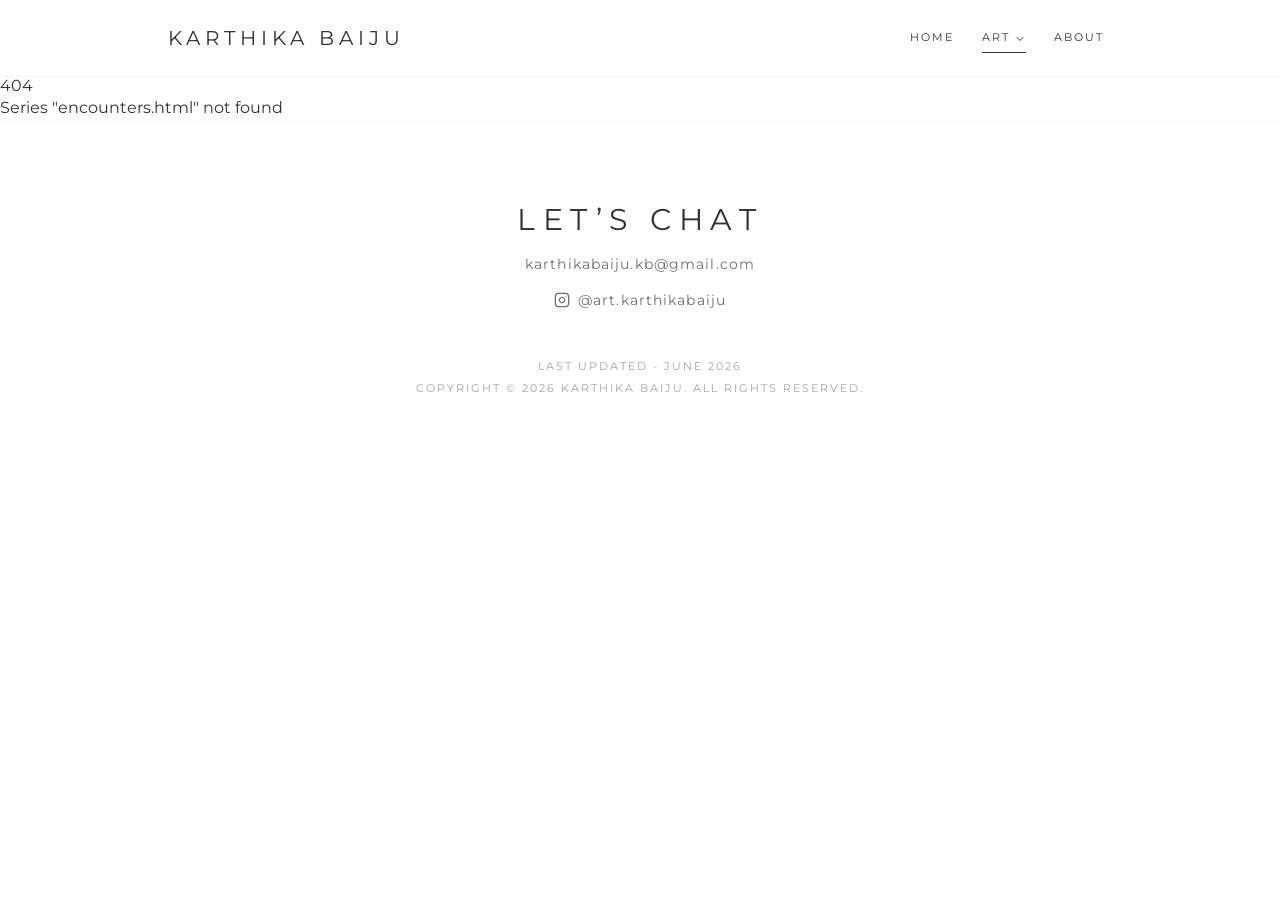
<file: art/encounters.html>
<!doctype html>
<html lang="en">
	<head>
		<meta charset="utf-8" />
		<meta name="viewport" content="width=device-width, initial-scale=1" />
		<meta name="text-scale" content="scale" />
		<link rel="preconnect" href="https://fonts.googleapis.com" />
		<link rel="preconnect" href="https://fonts.gstatic.com" crossorigin />
		<link
			href="https://fonts.googleapis.com/css2?family=Montserrat:ital,wght@0,100..900;1,100..900&display=swap"
			rel="stylesheet"
		/>
		<link href="../_app/immutable/entry/start.UrcyzFx7.js" rel="modulepreload">
		<link href="../_app/immutable/chunks/ZxhnqbRq.js" rel="modulepreload">
		<link href="../_app/immutable/chunks/uic3fDXM.js" rel="modulepreload">
		<link href="../_app/immutable/entry/app.BiLjosMU.js" rel="modulepreload">
		<link href="../_app/immutable/chunks/xihTtKlq.js" rel="modulepreload">
		<link href="../_app/immutable/nodes/0.BDnVRCoO.js" rel="modulepreload">
		<link href="../_app/immutable/chunks/CgLtNpUM.js" rel="modulepreload">
		<link href="../_app/immutable/chunks/Bd7cGaq9.js" rel="modulepreload">
		<link href="../_app/immutable/nodes/4.Buuo6_GT.js" rel="modulepreload">
		<!--12qhfyh--><link rel="icon" href="/assets/favicon.ico"/><!----><!--7jqg3g--><!----><title>Encounters — Karthika Baiju</title>
		<link href="../_app/immutable/assets/0.DK0q_4De.css" rel="stylesheet">
	</head>
	<body data-sveltekit-preload-data="hover">
		<div style="display: contents"><!--[--><!--[0--><!--[--><div class="flex min-h-screen flex-col bg-background"><header class="sticky top-0 z-50 w-full border-b border-black/5 bg-white"><div class="relative mx-auto flex max-w-5xl items-center justify-between px-6 py-6 sm:px-10"><a href="../" class="font-serif text-lg uppercase tracking-[0.25em] text-foreground transition-colors hover:text-foreground sm:text-xl">Karthika Baiju</a> <nav class="flex items-center gap-1 sm:gap-3"><a href="../" class="inline-flex items-center gap-1 bg-transparent px-2 py-1 text-[0.7rem] font-normal uppercase tracking-[0.18em] text-foreground transition-colors outline-none hover:text-foreground focus-visible:text-foreground ">Home</a> <!--[--><!--[--><!--[--><!--[--><!--$s1--><!--[-1--><button data-slot="dropdown-menu-trigger" class="inline-flex items-center gap-1 bg-transparent px-2 py-1 text-[0.7rem] font-normal uppercase tracking-[0.18em] text-foreground transition-colors outline-none hover:text-foreground focus-visible:text-foreground group cursor-pointer data-[state=open]:text-foreground " id="bits-s1" aria-haspopup="menu" aria-expanded="false" data-state="closed" data-dropdown-menu-trigger="" type="button"><!---->Art <svg xmlns="http://www.w3.org/2000/svg" width="24" height="24" viewBox="0 0 24 24" fill="none" stroke="currentColor" stroke-width="2" stroke-linecap="round" stroke-linejoin="round" class="lucide-icon lucide lucide-chevron-down relative top-px size-3 transition-transform duration-300 group-data-[state=open]:rotate-180" aria-hidden="true"><!--[--><!----><path d="m6 9 6 6 6-6"><!----></path><!----><!--]--><!----><!----></svg><!----><!----></button><!--]--><!----><!--]--><!--]--> <!--[--><!--[--><!--[-1--><!--]--><!--]--><!--]--><!----><!----><!--]--><!--]--> <a href="../about" class="inline-flex items-center gap-1 bg-transparent px-2 py-1 text-[0.7rem] font-normal uppercase tracking-[0.18em] text-foreground transition-colors outline-none hover:text-foreground focus-visible:text-foreground ">About</a></nav></div></header><!----> <!--[--><main class="mx-auto w-full max-w-5xl flex-1 px-6 py-10 sm:px-10 sm:py-16"><header class="max-w-2xl"><h1 class="font-serif text-3xl tracking-wide sm:text-4xl">Encounters</h1></header> <section class="mt-12 grid grid-cols-1 gap-8 sm:mt-16 sm:grid-cols-2 sm:gap-12"><!--[--><figure><button type="button" class="block w-full cursor-zoom-in overflow-hidden focus-visible:outline focus-visible:outline-2 focus-visible:outline-offset-2 focus-visible:outline-foreground" aria-label="View Ellie doing Ellie things full screen"><img src="../assets/series/encounters/Ellie%20doing%20Ellie%20things_compressed_5x7_oil%20on%20panel_2026.jpg" alt="Ellie doing Ellie things" loading="lazy" decoding="async" class="block w-full transition-transform duration-300 hover:scale-[1.02]"/></button> <figcaption class="mt-4 font-[Helvetica,'Helvetica_Neue',Arial,sans-serif] text-[12px] leading-[20px] text-[#333333]"><div class="flex items-baseline justify-between gap-4"><h2 class="font-bold">Ellie doing Ellie things</h2> <p class="shrink-0">2026</p></div> <p class="capitalize">5” x 7”, Oil on panel</p></figcaption></figure><figure><button type="button" class="block w-full cursor-zoom-in overflow-hidden focus-visible:outline focus-visible:outline-2 focus-visible:outline-offset-2 focus-visible:outline-foreground" aria-label="View Fall into the Blue full screen"><img src="../assets/series/encounters/Fall%20into%20the%20blue_compressed_8x10_oil%20on%20canvas_2026.jpg" alt="Fall into the Blue" loading="lazy" decoding="async" class="block w-full transition-transform duration-300 hover:scale-[1.02]"/></button> <figcaption class="mt-4 font-[Helvetica,'Helvetica_Neue',Arial,sans-serif] text-[12px] leading-[20px] text-[#333333]"><div class="flex items-baseline justify-between gap-4"><h2 class="font-bold">Fall into the Blue</h2> <p class="shrink-0">2026</p></div> <p class="capitalize">8” x 10”, Oil on Canvas</p></figcaption></figure><figure><button type="button" class="block w-full cursor-zoom-in overflow-hidden focus-visible:outline focus-visible:outline-2 focus-visible:outline-offset-2 focus-visible:outline-foreground" aria-label="View Day Out full screen"><img src="../assets/series/encounters/Dayout_compressed_8x10_oil%20on%20panel_2026.png" alt="Day Out" loading="lazy" decoding="async" class="block w-full transition-transform duration-300 hover:scale-[1.02]"/></button> <figcaption class="mt-4 font-[Helvetica,'Helvetica_Neue',Arial,sans-serif] text-[12px] leading-[20px] text-[#333333]"><div class="flex items-baseline justify-between gap-4"><h2 class="font-bold">Day Out</h2> <p class="shrink-0">2026</p></div> <p class="capitalize">8” x 10”, Oil on Panel</p></figcaption></figure><figure><button type="button" class="block w-full cursor-zoom-in overflow-hidden focus-visible:outline focus-visible:outline-2 focus-visible:outline-offset-2 focus-visible:outline-foreground" aria-label="View Powderday Ready full screen"><img src="../assets/series/encounters/Powderday%20ready_compressed_8x10_oil%20on%20panel_2026.jpg" alt="Powderday Ready" loading="lazy" decoding="async" class="block w-full transition-transform duration-300 hover:scale-[1.02]"/></button> <figcaption class="mt-4 font-[Helvetica,'Helvetica_Neue',Arial,sans-serif] text-[12px] leading-[20px] text-[#333333]"><div class="flex items-baseline justify-between gap-4"><h2 class="font-bold">Powderday Ready</h2> <p class="shrink-0">2026</p></div> <p class="capitalize">8” x 10”, Oil on Panel</p></figcaption></figure><figure><button type="button" class="block w-full cursor-zoom-in overflow-hidden focus-visible:outline focus-visible:outline-2 focus-visible:outline-offset-2 focus-visible:outline-foreground" aria-label="View She's Got Places to Be full screen"><img src="../assets/series/encounters/She's%20got%20places%20to%20be_compressed_8x10_oil%20on%20panel_2026.jpg" alt="She's Got Places to Be" loading="lazy" decoding="async" class="block w-full transition-transform duration-300 hover:scale-[1.02]"/></button> <figcaption class="mt-4 font-[Helvetica,'Helvetica_Neue',Arial,sans-serif] text-[12px] leading-[20px] text-[#333333]"><div class="flex items-baseline justify-between gap-4"><h2 class="font-bold">She's Got Places to Be</h2> <p class="shrink-0">2026</p></div> <p class="capitalize">8” x 10”, Oil on Panel</p></figcaption></figure><!--]--></section></main> <!--[-1--><!--]--><!--]--><!----> <footer class="w-full border-t border-black/5 bg-white"><div class="mx-auto flex max-w-5xl flex-col items-center gap-4 px-6 py-16 text-center sm:px-10 sm:py-20"><h2 class="font-serif text-2xl uppercase tracking-[0.25em] text-foreground sm:text-3xl">Let’s Chat</h2> <a href="mailto:karthikabaiju.kb@gmail.com" class="text-sm tracking-[0.08em] text-foreground/70 transition-colors hover:text-foreground">karthikabaiju.kb@gmail.com</a> <a href="https://www.instagram.com/art.karthikabaiju/" target="_blank" rel="noopener noreferrer" aria-label="Instagram — @art.karthikabaiju" class="inline-flex items-center gap-2 text-sm tracking-[0.08em] text-foreground/70 transition-colors hover:text-foreground"><svg xmlns="http://www.w3.org/2000/svg" width="24" height="24" viewBox="0 0 24 24" fill="none" stroke="currentColor" stroke-width="2" stroke-linecap="round" stroke-linejoin="round" class="lucide-icon lucide lucide-instagram size-4" aria-hidden="true"><!--[--><!----><rect width="20" height="20" x="2" y="2" rx="5" ry="5"><!----></rect><!----><!----><path d="M16 11.37A4 4 0 1 1 12.63 8 4 4 0 0 1 16 11.37z"><!----></path><!----><!----><line x1="17.5" x2="17.51" y1="6.5" y2="6.5"><!----></line><!----><!--]--><!----><!----></svg><!----> @art.karthikabaiju</a> <div class="mt-8 flex flex-col items-center gap-1 text-[0.7rem] uppercase tracking-[0.18em] text-foreground/45"><p>Last Updated - June 2026</p> <p>Copyright © 2026 Karthika Baiju. All Rights Reserved.</p></div></div></footer><!----></div><!--]--><!--]--> <!--[-1--><!--]--><!--]-->
			
			<script>
				{
					__sveltekit_sdcnju = {
						base: new URL("..", location).pathname.slice(0, -1)
					};

					const element = document.currentScript.parentElement;

					Promise.all([
						import("../_app/immutable/entry/start.UrcyzFx7.js"),
						import("../_app/immutable/entry/app.BiLjosMU.js")
					]).then(([kit, app]) => {
						kit.start(app, element, {
							node_ids: [0, 4],
							data: [null,null],
							form: null,
							error: null
						});
					});
				}
			</script>
		</div>
	</body>
</html>
</file>
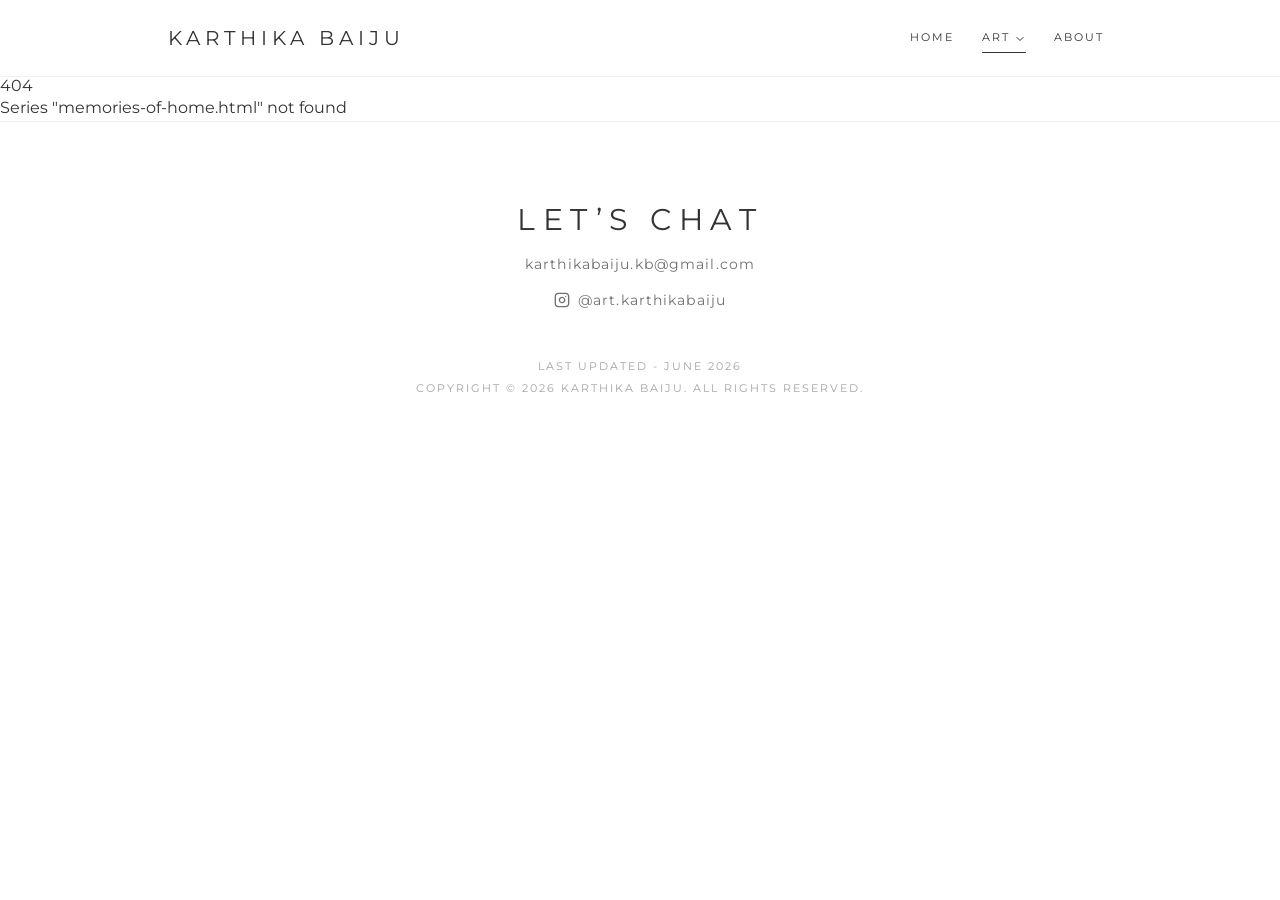
<file: art/memories-of-home.html>
<!doctype html>
<html lang="en">
	<head>
		<meta charset="utf-8" />
		<meta name="viewport" content="width=device-width, initial-scale=1" />
		<meta name="text-scale" content="scale" />
		<link rel="preconnect" href="https://fonts.googleapis.com" />
		<link rel="preconnect" href="https://fonts.gstatic.com" crossorigin />
		<link
			href="https://fonts.googleapis.com/css2?family=Montserrat:ital,wght@0,100..900;1,100..900&display=swap"
			rel="stylesheet"
		/>
		<link href="../_app/immutable/entry/start.UrcyzFx7.js" rel="modulepreload">
		<link href="../_app/immutable/chunks/ZxhnqbRq.js" rel="modulepreload">
		<link href="../_app/immutable/chunks/uic3fDXM.js" rel="modulepreload">
		<link href="../_app/immutable/entry/app.BiLjosMU.js" rel="modulepreload">
		<link href="../_app/immutable/chunks/xihTtKlq.js" rel="modulepreload">
		<link href="../_app/immutable/nodes/0.BDnVRCoO.js" rel="modulepreload">
		<link href="../_app/immutable/chunks/CgLtNpUM.js" rel="modulepreload">
		<link href="../_app/immutable/chunks/Bd7cGaq9.js" rel="modulepreload">
		<link href="../_app/immutable/nodes/4.Buuo6_GT.js" rel="modulepreload">
		<!--12qhfyh--><link rel="icon" href="/assets/favicon.ico"/><!----><!--7jqg3g--><!----><title>Memories of Home — Karthika Baiju</title>
		<link href="../_app/immutable/assets/0.DK0q_4De.css" rel="stylesheet">
	</head>
	<body data-sveltekit-preload-data="hover">
		<div style="display: contents"><!--[--><!--[0--><!--[--><div class="flex min-h-screen flex-col bg-background"><header class="sticky top-0 z-50 w-full border-b border-black/5 bg-white"><div class="relative mx-auto flex max-w-5xl items-center justify-between px-6 py-6 sm:px-10"><a href="../" class="font-serif text-lg uppercase tracking-[0.25em] text-foreground transition-colors hover:text-foreground sm:text-xl">Karthika Baiju</a> <nav class="flex items-center gap-1 sm:gap-3"><a href="../" class="inline-flex items-center gap-1 bg-transparent px-2 py-1 text-[0.7rem] font-normal uppercase tracking-[0.18em] text-foreground transition-colors outline-none hover:text-foreground focus-visible:text-foreground ">Home</a> <!--[--><!--[--><!--[--><!--[--><!--$s1--><!--[-1--><button data-slot="dropdown-menu-trigger" class="inline-flex items-center gap-1 bg-transparent px-2 py-1 text-[0.7rem] font-normal uppercase tracking-[0.18em] text-foreground transition-colors outline-none hover:text-foreground focus-visible:text-foreground group cursor-pointer data-[state=open]:text-foreground " id="bits-s1" aria-haspopup="menu" aria-expanded="false" data-state="closed" data-dropdown-menu-trigger="" type="button"><!---->Art <svg xmlns="http://www.w3.org/2000/svg" width="24" height="24" viewBox="0 0 24 24" fill="none" stroke="currentColor" stroke-width="2" stroke-linecap="round" stroke-linejoin="round" class="lucide-icon lucide lucide-chevron-down relative top-px size-3 transition-transform duration-300 group-data-[state=open]:rotate-180" aria-hidden="true"><!--[--><!----><path d="m6 9 6 6 6-6"><!----></path><!----><!--]--><!----><!----></svg><!----><!----></button><!--]--><!----><!--]--><!--]--> <!--[--><!--[--><!--[-1--><!--]--><!--]--><!--]--><!----><!----><!--]--><!--]--> <a href="../about" class="inline-flex items-center gap-1 bg-transparent px-2 py-1 text-[0.7rem] font-normal uppercase tracking-[0.18em] text-foreground transition-colors outline-none hover:text-foreground focus-visible:text-foreground ">About</a></nav></div></header><!----> <!--[--><main class="mx-auto w-full max-w-5xl flex-1 px-6 py-10 sm:px-10 sm:py-16"><header class="max-w-2xl"><h1 class="font-serif text-3xl tracking-wide sm:text-4xl">Memories of Home</h1></header> <section class="mt-12 grid grid-cols-1 gap-8 sm:mt-16 sm:grid-cols-2 sm:gap-12"><!--[--><figure><button type="button" class="block w-full cursor-zoom-in overflow-hidden focus-visible:outline focus-visible:outline-2 focus-visible:outline-offset-2 focus-visible:outline-foreground" aria-label="View About Time full screen"><img src="../assets/series/memories-of-home-portfolio-photos/About%20time_compressed_8x10_oil%20on%20panel_2026.jpg" alt="About Time" loading="lazy" decoding="async" class="block w-full transition-transform duration-300 hover:scale-[1.02]"/></button> <figcaption class="mt-4 font-[Helvetica,'Helvetica_Neue',Arial,sans-serif] text-[12px] leading-[20px] text-[#333333]"><div class="flex items-baseline justify-between gap-4"><h2 class="font-bold">About Time</h2> <p class="shrink-0">2026</p></div> <p class="capitalize">8” x 10”, Oil on Panel</p></figcaption></figure><figure><button type="button" class="block w-full cursor-zoom-in overflow-hidden focus-visible:outline focus-visible:outline-2 focus-visible:outline-offset-2 focus-visible:outline-foreground" aria-label="View Memories of Home: 3 Generations full screen"><img src="../assets/series/memories-of-home-portfolio-photos/3%20Generations_16x20_oil%20on%20canvas_2025.jpg" alt="Memories of Home: 3 Generations" loading="lazy" decoding="async" class="block w-full transition-transform duration-300 hover:scale-[1.02]"/></button> <figcaption class="mt-4 font-[Helvetica,'Helvetica_Neue',Arial,sans-serif] text-[12px] leading-[20px] text-[#333333]"><div class="flex items-baseline justify-between gap-4"><h2 class="font-bold">Memories of Home: 3 Generations</h2> <p class="shrink-0">2025</p></div> <p class="capitalize">16” x 20”, Oil on Canvas</p></figcaption></figure><figure><button type="button" class="block w-full cursor-zoom-in overflow-hidden focus-visible:outline focus-visible:outline-2 focus-visible:outline-offset-2 focus-visible:outline-foreground" aria-label="View A Time of Forgotten Freedom full screen"><img src="../assets/series/memories-of-home-portfolio-photos/A%20Time%20of%20Forgotten%20Freedom_18x24_oil%20on%20canvas_2025.jpg" alt="A Time of Forgotten Freedom" loading="lazy" decoding="async" class="block w-full transition-transform duration-300 hover:scale-[1.02]"/></button> <figcaption class="mt-4 font-[Helvetica,'Helvetica_Neue',Arial,sans-serif] text-[12px] leading-[20px] text-[#333333]"><div class="flex items-baseline justify-between gap-4"><h2 class="font-bold">A Time of Forgotten Freedom</h2> <p class="shrink-0">2025</p></div> <p class="capitalize">18” x 24”, Oil Paint, Oil Pastels and Ink on Canvas</p></figcaption></figure><!--]--></section></main> <!--[-1--><!--]--><!--]--><!----> <footer class="w-full border-t border-black/5 bg-white"><div class="mx-auto flex max-w-5xl flex-col items-center gap-4 px-6 py-16 text-center sm:px-10 sm:py-20"><h2 class="font-serif text-2xl uppercase tracking-[0.25em] text-foreground sm:text-3xl">Let’s Chat</h2> <a href="mailto:karthikabaiju.kb@gmail.com" class="text-sm tracking-[0.08em] text-foreground/70 transition-colors hover:text-foreground">karthikabaiju.kb@gmail.com</a> <a href="https://www.instagram.com/art.karthikabaiju/" target="_blank" rel="noopener noreferrer" aria-label="Instagram — @art.karthikabaiju" class="inline-flex items-center gap-2 text-sm tracking-[0.08em] text-foreground/70 transition-colors hover:text-foreground"><svg xmlns="http://www.w3.org/2000/svg" width="24" height="24" viewBox="0 0 24 24" fill="none" stroke="currentColor" stroke-width="2" stroke-linecap="round" stroke-linejoin="round" class="lucide-icon lucide lucide-instagram size-4" aria-hidden="true"><!--[--><!----><rect width="20" height="20" x="2" y="2" rx="5" ry="5"><!----></rect><!----><!----><path d="M16 11.37A4 4 0 1 1 12.63 8 4 4 0 0 1 16 11.37z"><!----></path><!----><!----><line x1="17.5" x2="17.51" y1="6.5" y2="6.5"><!----></line><!----><!--]--><!----><!----></svg><!----> @art.karthikabaiju</a> <div class="mt-8 flex flex-col items-center gap-1 text-[0.7rem] uppercase tracking-[0.18em] text-foreground/45"><p>Last Updated - June 2026</p> <p>Copyright © 2026 Karthika Baiju. All Rights Reserved.</p></div></div></footer><!----></div><!--]--><!--]--> <!--[-1--><!--]--><!--]-->
			
			<script>
				{
					__sveltekit_sdcnju = {
						base: new URL("..", location).pathname.slice(0, -1)
					};

					const element = document.currentScript.parentElement;

					Promise.all([
						import("../_app/immutable/entry/start.UrcyzFx7.js"),
						import("../_app/immutable/entry/app.BiLjosMU.js")
					]).then(([kit, app]) => {
						kit.start(app, element, {
							node_ids: [0, 4],
							data: [null,null],
							form: null,
							error: null
						});
					});
				}
			</script>
		</div>
	</body>
</html>
</file>
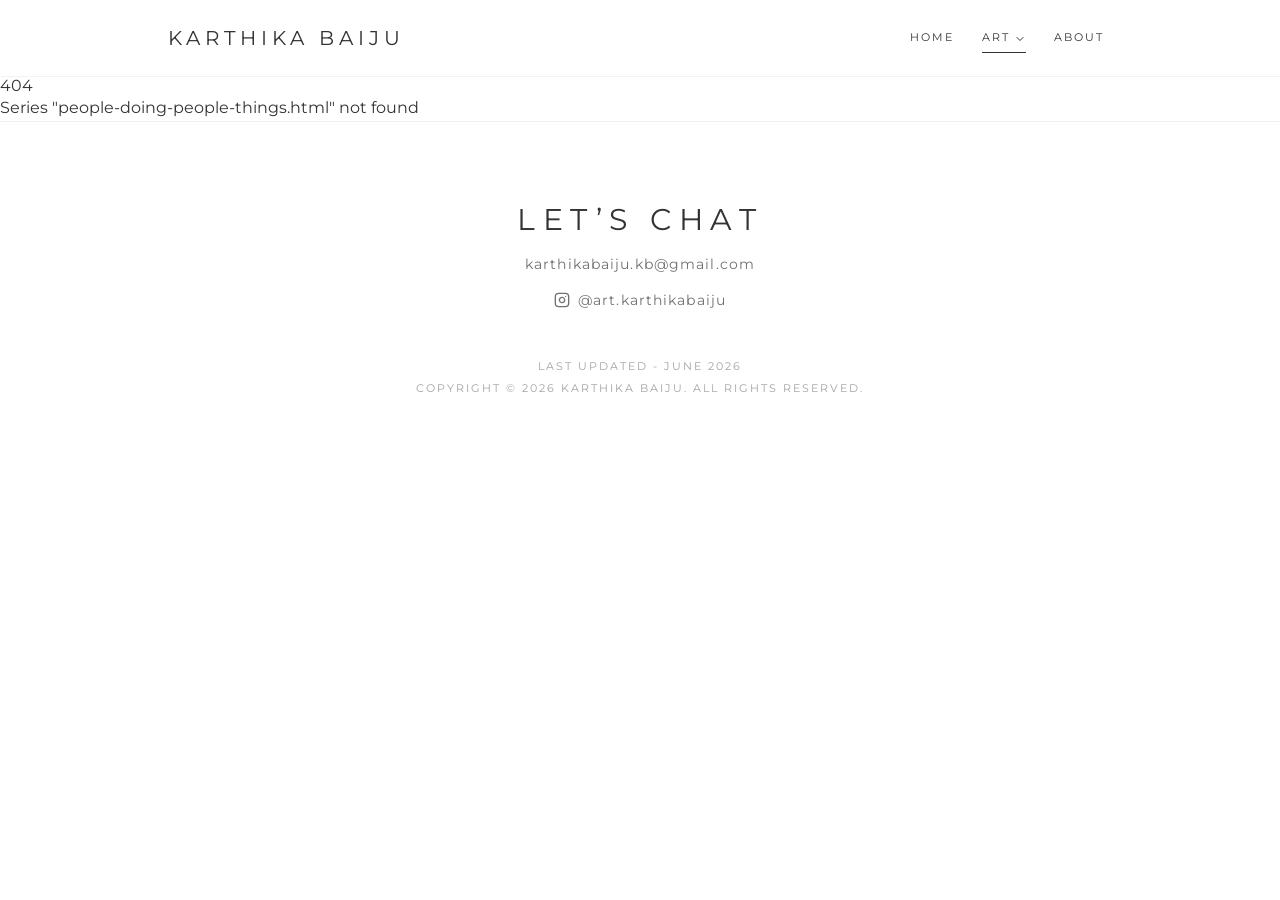
<file: art/people-doing-people-things.html>
<!doctype html>
<html lang="en">
	<head>
		<meta charset="utf-8" />
		<meta name="viewport" content="width=device-width, initial-scale=1" />
		<meta name="text-scale" content="scale" />
		<link rel="preconnect" href="https://fonts.googleapis.com" />
		<link rel="preconnect" href="https://fonts.gstatic.com" crossorigin />
		<link
			href="https://fonts.googleapis.com/css2?family=Montserrat:ital,wght@0,100..900;1,100..900&display=swap"
			rel="stylesheet"
		/>
		<link href="../_app/immutable/entry/start.UrcyzFx7.js" rel="modulepreload">
		<link href="../_app/immutable/chunks/ZxhnqbRq.js" rel="modulepreload">
		<link href="../_app/immutable/chunks/uic3fDXM.js" rel="modulepreload">
		<link href="../_app/immutable/entry/app.BiLjosMU.js" rel="modulepreload">
		<link href="../_app/immutable/chunks/xihTtKlq.js" rel="modulepreload">
		<link href="../_app/immutable/nodes/0.BDnVRCoO.js" rel="modulepreload">
		<link href="../_app/immutable/chunks/CgLtNpUM.js" rel="modulepreload">
		<link href="../_app/immutable/chunks/Bd7cGaq9.js" rel="modulepreload">
		<link href="../_app/immutable/nodes/4.Buuo6_GT.js" rel="modulepreload">
		<!--12qhfyh--><link rel="icon" href="/assets/favicon.ico"/><!----><!--7jqg3g--><!----><title>People Doing People Things — Karthika Baiju</title>
		<link href="../_app/immutable/assets/0.DK0q_4De.css" rel="stylesheet">
	</head>
	<body data-sveltekit-preload-data="hover">
		<div style="display: contents"><!--[--><!--[0--><!--[--><div class="flex min-h-screen flex-col bg-background"><header class="sticky top-0 z-50 w-full border-b border-black/5 bg-white"><div class="relative mx-auto flex max-w-5xl items-center justify-between px-6 py-6 sm:px-10"><a href="../" class="font-serif text-lg uppercase tracking-[0.25em] text-foreground transition-colors hover:text-foreground sm:text-xl">Karthika Baiju</a> <nav class="flex items-center gap-1 sm:gap-3"><a href="../" class="inline-flex items-center gap-1 bg-transparent px-2 py-1 text-[0.7rem] font-normal uppercase tracking-[0.18em] text-foreground transition-colors outline-none hover:text-foreground focus-visible:text-foreground ">Home</a> <!--[--><!--[--><!--[--><!--[--><!--$s1--><!--[-1--><button data-slot="dropdown-menu-trigger" class="inline-flex items-center gap-1 bg-transparent px-2 py-1 text-[0.7rem] font-normal uppercase tracking-[0.18em] text-foreground transition-colors outline-none hover:text-foreground focus-visible:text-foreground group cursor-pointer data-[state=open]:text-foreground " id="bits-s1" aria-haspopup="menu" aria-expanded="false" data-state="closed" data-dropdown-menu-trigger="" type="button"><!---->Art <svg xmlns="http://www.w3.org/2000/svg" width="24" height="24" viewBox="0 0 24 24" fill="none" stroke="currentColor" stroke-width="2" stroke-linecap="round" stroke-linejoin="round" class="lucide-icon lucide lucide-chevron-down relative top-px size-3 transition-transform duration-300 group-data-[state=open]:rotate-180" aria-hidden="true"><!--[--><!----><path d="m6 9 6 6 6-6"><!----></path><!----><!--]--><!----><!----></svg><!----><!----></button><!--]--><!----><!--]--><!--]--> <!--[--><!--[--><!--[-1--><!--]--><!--]--><!--]--><!----><!----><!--]--><!--]--> <a href="../about" class="inline-flex items-center gap-1 bg-transparent px-2 py-1 text-[0.7rem] font-normal uppercase tracking-[0.18em] text-foreground transition-colors outline-none hover:text-foreground focus-visible:text-foreground ">About</a></nav></div></header><!----> <!--[--><main class="mx-auto w-full max-w-5xl flex-1 px-6 py-10 sm:px-10 sm:py-16"><header class="max-w-2xl"><h1 class="font-serif text-3xl tracking-wide sm:text-4xl">People Doing People Things</h1></header> <section class="mt-12 grid grid-cols-1 gap-8 sm:mt-16 sm:grid-cols-2 sm:gap-12"><!--[--><figure><button type="button" class="block w-full cursor-zoom-in overflow-hidden focus-visible:outline focus-visible:outline-2 focus-visible:outline-offset-2 focus-visible:outline-foreground" aria-label="View Childlike full screen"><img src="../assets/series/people-doing-people-things/childlike-6x6-oil-on-canvas-2026.jpg" alt="Childlike" loading="lazy" decoding="async" class="block w-full transition-transform duration-300 hover:scale-[1.02]"/></button> <figcaption class="mt-4 font-[Helvetica,'Helvetica_Neue',Arial,sans-serif] text-[12px] leading-[20px] text-[#333333]"><div class="flex items-baseline justify-between gap-4"><h2 class="font-bold">Childlike</h2> <p class="shrink-0">2026</p></div> <p class="capitalize">6” x 6”, Oil on Canvas</p></figcaption></figure><figure><button type="button" class="block w-full cursor-zoom-in overflow-hidden focus-visible:outline focus-visible:outline-2 focus-visible:outline-offset-2 focus-visible:outline-foreground" aria-label="View Vendor full screen"><img src="../assets/series/people-doing-people-things/vendor.jpg" alt="Vendor" loading="lazy" decoding="async" class="block w-full transition-transform duration-300 hover:scale-[1.02]"/></button> <figcaption class="mt-4 font-[Helvetica,'Helvetica_Neue',Arial,sans-serif] text-[12px] leading-[20px] text-[#333333]"><div class="flex items-baseline justify-between gap-4"><h2 class="font-bold">Vendor</h2> <p class="shrink-0">2026</p></div> <p class="capitalize">Oil on Canvas</p></figcaption></figure><!--]--></section></main> <!--[-1--><!--]--><!--]--><!----> <footer class="w-full border-t border-black/5 bg-white"><div class="mx-auto flex max-w-5xl flex-col items-center gap-4 px-6 py-16 text-center sm:px-10 sm:py-20"><h2 class="font-serif text-2xl uppercase tracking-[0.25em] text-foreground sm:text-3xl">Let’s Chat</h2> <a href="mailto:karthikabaiju.kb@gmail.com" class="text-sm tracking-[0.08em] text-foreground/70 transition-colors hover:text-foreground">karthikabaiju.kb@gmail.com</a> <a href="https://www.instagram.com/art.karthikabaiju/" target="_blank" rel="noopener noreferrer" aria-label="Instagram — @art.karthikabaiju" class="inline-flex items-center gap-2 text-sm tracking-[0.08em] text-foreground/70 transition-colors hover:text-foreground"><svg xmlns="http://www.w3.org/2000/svg" width="24" height="24" viewBox="0 0 24 24" fill="none" stroke="currentColor" stroke-width="2" stroke-linecap="round" stroke-linejoin="round" class="lucide-icon lucide lucide-instagram size-4" aria-hidden="true"><!--[--><!----><rect width="20" height="20" x="2" y="2" rx="5" ry="5"><!----></rect><!----><!----><path d="M16 11.37A4 4 0 1 1 12.63 8 4 4 0 0 1 16 11.37z"><!----></path><!----><!----><line x1="17.5" x2="17.51" y1="6.5" y2="6.5"><!----></line><!----><!--]--><!----><!----></svg><!----> @art.karthikabaiju</a> <div class="mt-8 flex flex-col items-center gap-1 text-[0.7rem] uppercase tracking-[0.18em] text-foreground/45"><p>Last Updated - June 2026</p> <p>Copyright © 2026 Karthika Baiju. All Rights Reserved.</p></div></div></footer><!----></div><!--]--><!--]--> <!--[-1--><!--]--><!--]-->
			
			<script>
				{
					__sveltekit_sdcnju = {
						base: new URL("..", location).pathname.slice(0, -1)
					};

					const element = document.currentScript.parentElement;

					Promise.all([
						import("../_app/immutable/entry/start.UrcyzFx7.js"),
						import("../_app/immutable/entry/app.BiLjosMU.js")
					]).then(([kit, app]) => {
						kit.start(app, element, {
							node_ids: [0, 4],
							data: [null,null],
							form: null,
							error: null
						});
					});
				}
			</script>
		</div>
	</body>
</html>
</file>
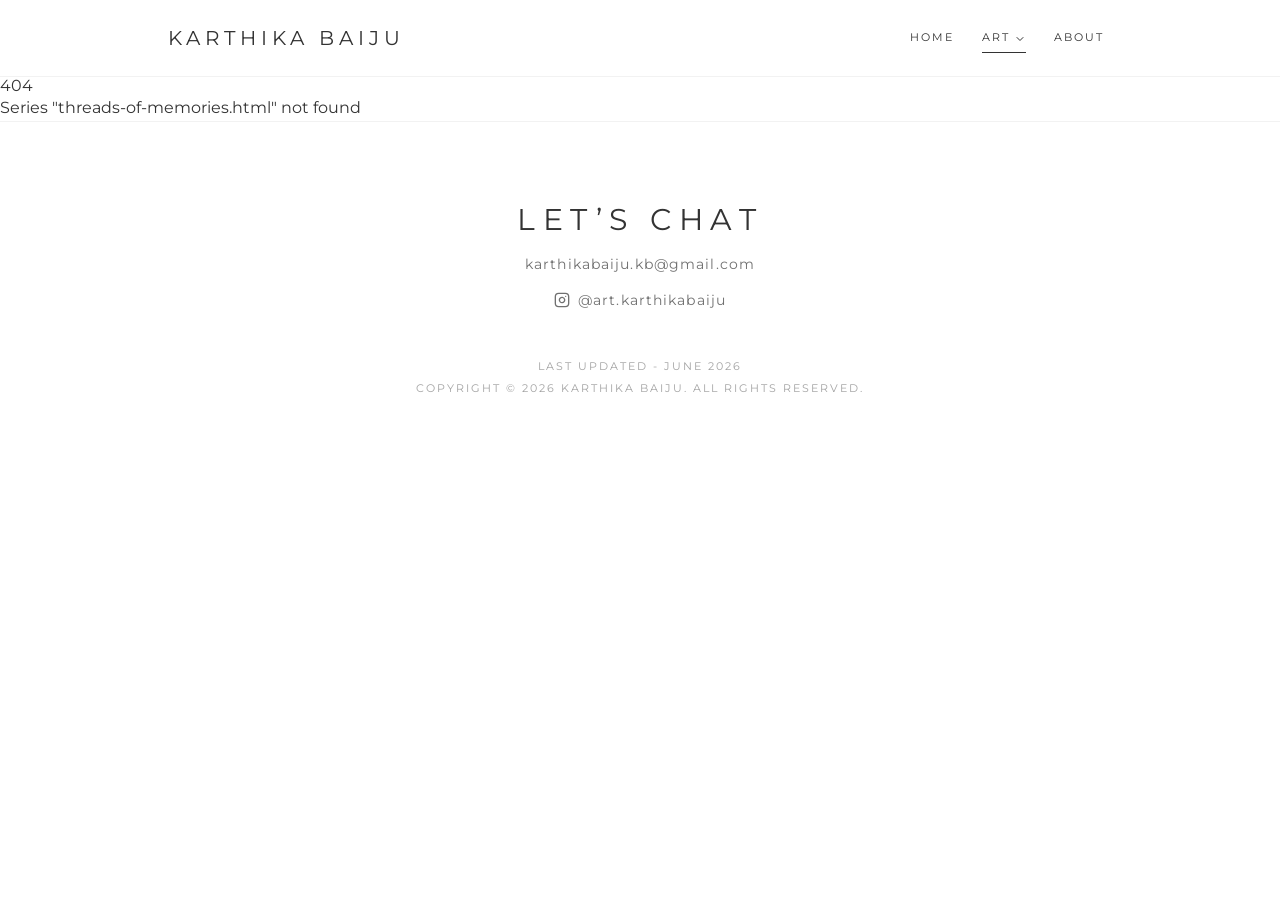
<file: art/threads-of-memories.html>
<!doctype html>
<html lang="en">
	<head>
		<meta charset="utf-8" />
		<meta name="viewport" content="width=device-width, initial-scale=1" />
		<meta name="text-scale" content="scale" />
		<link rel="preconnect" href="https://fonts.googleapis.com" />
		<link rel="preconnect" href="https://fonts.gstatic.com" crossorigin />
		<link
			href="https://fonts.googleapis.com/css2?family=Montserrat:ital,wght@0,100..900;1,100..900&display=swap"
			rel="stylesheet"
		/>
		<link href="../_app/immutable/entry/start.UrcyzFx7.js" rel="modulepreload">
		<link href="../_app/immutable/chunks/ZxhnqbRq.js" rel="modulepreload">
		<link href="../_app/immutable/chunks/uic3fDXM.js" rel="modulepreload">
		<link href="../_app/immutable/entry/app.BiLjosMU.js" rel="modulepreload">
		<link href="../_app/immutable/chunks/xihTtKlq.js" rel="modulepreload">
		<link href="../_app/immutable/nodes/0.BDnVRCoO.js" rel="modulepreload">
		<link href="../_app/immutable/chunks/CgLtNpUM.js" rel="modulepreload">
		<link href="../_app/immutable/chunks/Bd7cGaq9.js" rel="modulepreload">
		<link href="../_app/immutable/nodes/4.Buuo6_GT.js" rel="modulepreload">
		<!--12qhfyh--><link rel="icon" href="/assets/favicon.ico"/><!----><!--7jqg3g--><!----><title>Threads of Memories — Karthika Baiju</title>
		<link href="../_app/immutable/assets/0.DK0q_4De.css" rel="stylesheet">
	</head>
	<body data-sveltekit-preload-data="hover">
		<div style="display: contents"><!--[--><!--[0--><!--[--><div class="flex min-h-screen flex-col bg-background"><header class="sticky top-0 z-50 w-full border-b border-black/5 bg-white"><div class="relative mx-auto flex max-w-5xl items-center justify-between px-6 py-6 sm:px-10"><a href="../" class="font-serif text-lg uppercase tracking-[0.25em] text-foreground transition-colors hover:text-foreground sm:text-xl">Karthika Baiju</a> <nav class="flex items-center gap-1 sm:gap-3"><a href="../" class="inline-flex items-center gap-1 bg-transparent px-2 py-1 text-[0.7rem] font-normal uppercase tracking-[0.18em] text-foreground transition-colors outline-none hover:text-foreground focus-visible:text-foreground ">Home</a> <!--[--><!--[--><!--[--><!--[--><!--$s1--><!--[-1--><button data-slot="dropdown-menu-trigger" class="inline-flex items-center gap-1 bg-transparent px-2 py-1 text-[0.7rem] font-normal uppercase tracking-[0.18em] text-foreground transition-colors outline-none hover:text-foreground focus-visible:text-foreground group cursor-pointer data-[state=open]:text-foreground " id="bits-s1" aria-haspopup="menu" aria-expanded="false" data-state="closed" data-dropdown-menu-trigger="" type="button"><!---->Art <svg xmlns="http://www.w3.org/2000/svg" width="24" height="24" viewBox="0 0 24 24" fill="none" stroke="currentColor" stroke-width="2" stroke-linecap="round" stroke-linejoin="round" class="lucide-icon lucide lucide-chevron-down relative top-px size-3 transition-transform duration-300 group-data-[state=open]:rotate-180" aria-hidden="true"><!--[--><!----><path d="m6 9 6 6 6-6"><!----></path><!----><!--]--><!----><!----></svg><!----><!----></button><!--]--><!----><!--]--><!--]--> <!--[--><!--[--><!--[-1--><!--]--><!--]--><!--]--><!----><!----><!--]--><!--]--> <a href="../about" class="inline-flex items-center gap-1 bg-transparent px-2 py-1 text-[0.7rem] font-normal uppercase tracking-[0.18em] text-foreground transition-colors outline-none hover:text-foreground focus-visible:text-foreground ">About</a></nav></div></header><!----> <!--[--><main class="mx-auto w-full max-w-5xl flex-1 px-6 py-10 sm:px-10 sm:py-16"><header class="max-w-2xl"><h1 class="font-serif text-3xl tracking-wide sm:text-4xl">Threads of Memories</h1></header> <section class="mt-12 grid grid-cols-1 gap-8 sm:mt-16 sm:grid-cols-2 sm:gap-12"><!--[--><figure><button type="button" class="block w-full cursor-zoom-in overflow-hidden focus-visible:outline focus-visible:outline-2 focus-visible:outline-offset-2 focus-visible:outline-foreground" aria-label="View Threads of Memories: Morning Ritual in the Kitchen full screen"><img src="../assets/series/threads-of-memories/morning-ritual-in-the-kitchen.jpg" alt="Threads of Memories: Morning Ritual in the Kitchen" loading="lazy" decoding="async" class="block w-full transition-transform duration-300 hover:scale-[1.02]"/></button> <figcaption class="mt-4 font-[Helvetica,'Helvetica_Neue',Arial,sans-serif] text-[12px] leading-[20px] text-[#333333]"><div class="flex items-baseline justify-between gap-4"><h2 class="font-bold">Threads of Memories: Morning Ritual in the Kitchen</h2> <p class="shrink-0">2026</p></div> <p class="capitalize">Oil on Saree Stretched over Canvas Panel</p></figcaption></figure><figure><button type="button" class="block w-full cursor-zoom-in overflow-hidden focus-visible:outline focus-visible:outline-2 focus-visible:outline-offset-2 focus-visible:outline-foreground" aria-label="View Threads of Memories: A battle for control full screen"><img src="../assets/series/threads-of-memories/a-battle-for-control.jpg" alt="Threads of Memories: A battle for control" loading="lazy" decoding="async" class="block w-full transition-transform duration-300 hover:scale-[1.02]"/></button> <figcaption class="mt-4 font-[Helvetica,'Helvetica_Neue',Arial,sans-serif] text-[12px] leading-[20px] text-[#333333]"><div class="flex items-baseline justify-between gap-4"><h2 class="font-bold">Threads of Memories: A battle for control</h2> <p class="shrink-0">2025</p></div> <p class="capitalize">14” x 11”, Oil and Ink on Saree Stretched over Canvas Panel</p></figcaption></figure><figure><button type="button" class="block w-full cursor-zoom-in overflow-hidden focus-visible:outline focus-visible:outline-2 focus-visible:outline-offset-2 focus-visible:outline-foreground" aria-label="View Threads of Memories: In My Grandmother’s Cellar full screen"><img src="../assets/series/threads-of-memories/in-my-grandmothers-cellar.jpg" alt="Threads of Memories: In My Grandmother’s Cellar" loading="lazy" decoding="async" class="block w-full transition-transform duration-300 hover:scale-[1.02]"/></button> <figcaption class="mt-4 font-[Helvetica,'Helvetica_Neue',Arial,sans-serif] text-[12px] leading-[20px] text-[#333333]"><div class="flex items-baseline justify-between gap-4"><h2 class="font-bold">Threads of Memories: In My Grandmother’s Cellar</h2> <p class="shrink-0">2025</p></div> <p class="capitalize">10” x 8”, Oil on Saree Stretched over Canvas Panel</p></figcaption></figure><figure><button type="button" class="block w-full cursor-zoom-in overflow-hidden focus-visible:outline focus-visible:outline-2 focus-visible:outline-offset-2 focus-visible:outline-foreground" aria-label="View Threads of Memories: Seeds of Remembrance full screen"><img src="../assets/series/threads-of-memories/threads-of-memories-seeds-of-remembrance.jpg" alt="Threads of Memories: Seeds of Remembrance" loading="lazy" decoding="async" class="block w-full transition-transform duration-300 hover:scale-[1.02]"/></button> <figcaption class="mt-4 font-[Helvetica,'Helvetica_Neue',Arial,sans-serif] text-[12px] leading-[20px] text-[#333333]"><div class="flex items-baseline justify-between gap-4"><h2 class="font-bold">Threads of Memories: Seeds of Remembrance</h2> <p class="shrink-0">2025</p></div> <p class="capitalize">10” x 8”, Oil on Saree Stretched over Canvas Panel</p></figcaption></figure><!--]--></section></main> <!--[-1--><!--]--><!--]--><!----> <footer class="w-full border-t border-black/5 bg-white"><div class="mx-auto flex max-w-5xl flex-col items-center gap-4 px-6 py-16 text-center sm:px-10 sm:py-20"><h2 class="font-serif text-2xl uppercase tracking-[0.25em] text-foreground sm:text-3xl">Let’s Chat</h2> <a href="mailto:karthikabaiju.kb@gmail.com" class="text-sm tracking-[0.08em] text-foreground/70 transition-colors hover:text-foreground">karthikabaiju.kb@gmail.com</a> <a href="https://www.instagram.com/art.karthikabaiju/" target="_blank" rel="noopener noreferrer" aria-label="Instagram — @art.karthikabaiju" class="inline-flex items-center gap-2 text-sm tracking-[0.08em] text-foreground/70 transition-colors hover:text-foreground"><svg xmlns="http://www.w3.org/2000/svg" width="24" height="24" viewBox="0 0 24 24" fill="none" stroke="currentColor" stroke-width="2" stroke-linecap="round" stroke-linejoin="round" class="lucide-icon lucide lucide-instagram size-4" aria-hidden="true"><!--[--><!----><rect width="20" height="20" x="2" y="2" rx="5" ry="5"><!----></rect><!----><!----><path d="M16 11.37A4 4 0 1 1 12.63 8 4 4 0 0 1 16 11.37z"><!----></path><!----><!----><line x1="17.5" x2="17.51" y1="6.5" y2="6.5"><!----></line><!----><!--]--><!----><!----></svg><!----> @art.karthikabaiju</a> <div class="mt-8 flex flex-col items-center gap-1 text-[0.7rem] uppercase tracking-[0.18em] text-foreground/45"><p>Last Updated - June 2026</p> <p>Copyright © 2026 Karthika Baiju. All Rights Reserved.</p></div></div></footer><!----></div><!--]--><!--]--> <!--[-1--><!--]--><!--]-->
			
			<script>
				{
					__sveltekit_sdcnju = {
						base: new URL("..", location).pathname.slice(0, -1)
					};

					const element = document.currentScript.parentElement;

					Promise.all([
						import("../_app/immutable/entry/start.UrcyzFx7.js"),
						import("../_app/immutable/entry/app.BiLjosMU.js")
					]).then(([kit, app]) => {
						kit.start(app, element, {
							node_ids: [0, 4],
							data: [null,null],
							form: null,
							error: null
						});
					});
				}
			</script>
		</div>
	</body>
</html>
</file>
<file: _app/immutable/assets/0.DK0q_4De.css>
/*! tailwindcss v4.3.3 | MIT License | https://tailwindcss.com */
@layer properties{@supports (((-webkit-hyphens:none)) and (not (margin-trim:inline))) or ((-moz-orient:inline) and (not (color:rgb(from red r g b)))){*,:before,:after,::backdrop{--tw-space-y-reverse:0;--tw-border-style:solid;--tw-leading:initial;--tw-font-weight:initial;--tw-tracking:initial;--tw-shadow:0 0 #0000;--tw-shadow-color:initial;--tw-shadow-alpha:100%;--tw-inset-shadow:0 0 #0000;--tw-inset-shadow-color:initial;--tw-inset-shadow-alpha:100%;--tw-ring-color:initial;--tw-ring-shadow:0 0 #0000;--tw-inset-ring-color:initial;--tw-inset-ring-shadow:0 0 #0000;--tw-ring-inset:initial;--tw-ring-offset-width:0px;--tw-ring-offset-color:#fff;--tw-ring-offset-shadow:0 0 #0000;--tw-duration:initial;--tw-content:"";--tw-outline-style:solid;--tw-animation-delay:0s;--tw-animation-direction:normal;--tw-animation-duration:initial;--tw-animation-fill-mode:none;--tw-animation-iteration-count:1;--tw-enter-blur:0;--tw-enter-opacity:1;--tw-enter-rotate:0;--tw-enter-scale:1;--tw-enter-translate-x:0;--tw-enter-translate-y:0;--tw-exit-blur:0;--tw-exit-opacity:1;--tw-exit-rotate:0;--tw-exit-scale:1;--tw-exit-translate-x:0;--tw-exit-translate-y:0}}}@layer theme{:root,:host{--font-sans:-apple-system, BlinkMacSystemFont, "Segoe UI", Roboto, "Helvetica Neue", "Noto Sans", Arial, sans-serif, "Apple Color Emoji", "Segoe UI Emoji", "Segoe UI Symbol", "Noto Color Emoji";--font-serif:ui-serif, Georgia, Cambria, "Times New Roman", Times, serif;--font-mono:ui-monospace, SFMono-Regular, Menlo, Monaco, Consolas, "Liberation Mono", "Courier New", monospace;--color-black:#000;--color-white:#fff;--spacing:.25rem;--container-md:28rem;--container-2xl:42rem;--container-5xl:64rem;--text-xs:.75rem;--text-xs--line-height:calc(1 / .75);--text-sm:.875rem;--text-sm--line-height:calc(1.25 / .875);--text-base:1rem;--text-base--line-height:calc(1.5 / 1);--text-lg:1.125rem;--text-lg--line-height:calc(1.75 / 1.125);--text-xl:1.25rem;--text-xl--line-height:calc(1.75 / 1.25);--text-2xl:1.5rem;--text-2xl--line-height:calc(2 / 1.5);--text-3xl:1.875rem;--text-3xl--line-height:calc(2.25 / 1.875);--text-4xl:2.25rem;--text-4xl--line-height:calc(2.5 / 2.25);--font-weight-normal:400;--font-weight-medium:500;--font-weight-semibold:600;--font-weight-bold:700;--tracking-wide:.025em;--tracking-widest:.1em;--leading-relaxed:1.625;--default-transition-duration:.15s;--default-transition-timing-function:cubic-bezier(.4, 0, .2, 1);--default-font-family:var(--font-sans);--default-mono-font-family:var(--font-mono)}}@layer base{*,:after,:before,::backdrop{box-sizing:border-box;border:0 solid;margin:0;padding:0}::file-selector-button{box-sizing:border-box;border:0 solid;margin:0;padding:0}html,:host{-webkit-text-size-adjust:100%;tab-size:4;line-height:1.5;font-family:var(--default-font-family,-apple-system, BlinkMacSystemFont, "Segoe UI", Roboto, "Helvetica Neue", "Noto Sans", Arial, sans-serif, "Apple Color Emoji", "Segoe UI Emoji", "Segoe UI Symbol", "Noto Color Emoji");font-feature-settings:var(--default-font-feature-settings,normal);font-variation-settings:var(--default-font-variation-settings,normal);-webkit-tap-highlight-color:transparent}hr{height:0;color:inherit;border-top-width:1px}abbr:where([title]){-webkit-text-decoration:underline dotted;text-decoration:underline dotted}h1,h2,h3,h4,h5,h6{font-size:inherit;font-weight:inherit}a{color:inherit;-webkit-text-decoration:inherit;-webkit-text-decoration:inherit;-webkit-text-decoration:inherit;-webkit-text-decoration:inherit;text-decoration:inherit}b,strong{font-weight:bolder}code,kbd,samp,pre{font-family:var(--default-mono-font-family,ui-monospace, SFMono-Regular, Menlo, Monaco, Consolas, "Liberation Mono", "Courier New", monospace);font-feature-settings:var(--default-mono-font-feature-settings,normal);font-variation-settings:var(--default-mono-font-variation-settings,normal);font-size:1em}small{font-size:80%}sub,sup{vertical-align:baseline;font-size:75%;line-height:0;position:relative}sub{bottom:-.25em}sup{top:-.5em}table{text-indent:0;border-color:inherit;border-collapse:collapse}:-moz-focusring:where(:not(iframe)){outline:auto}progress{vertical-align:baseline}summary{display:list-item}ol,ul,menu{list-style:none}img,svg,video,canvas,audio,iframe,embed,object{vertical-align:middle;display:block}img,video{max-width:100%;height:auto}button,input,select,optgroup,textarea{font:inherit;font-feature-settings:inherit;font-variation-settings:inherit;letter-spacing:inherit;color:inherit;opacity:1;background-color:#0000;border-radius:0}::file-selector-button{font:inherit;font-feature-settings:inherit;font-variation-settings:inherit;letter-spacing:inherit;color:inherit;opacity:1;background-color:#0000;border-radius:0}:where(select:is([multiple],[size])) optgroup{font-weight:bolder}:where(select:is([multiple],[size])) optgroup option{padding-inline-start:20px}::file-selector-button{margin-inline-end:4px}::placeholder{opacity:1}@supports (not ((-webkit-appearance:-apple-pay-button))) or (contain-intrinsic-size:1px){::placeholder{color:currentColor}@supports (color:color-mix(in lab, red, red)){::placeholder{color:color-mix(in oklab, currentcolor 50%, transparent)}}}textarea{resize:vertical}::-webkit-search-decoration{-webkit-appearance:none}::-webkit-date-and-time-value{min-height:1lh;text-align:inherit}::-webkit-datetime-edit{display:inline-flex}::-webkit-datetime-edit-fields-wrapper{padding:0}::-webkit-datetime-edit{padding-block:0}::-webkit-datetime-edit-year-field{padding-block:0}::-webkit-datetime-edit-month-field{padding-block:0}::-webkit-datetime-edit-day-field{padding-block:0}::-webkit-datetime-edit-hour-field{padding-block:0}::-webkit-datetime-edit-minute-field{padding-block:0}::-webkit-datetime-edit-second-field{padding-block:0}::-webkit-datetime-edit-millisecond-field{padding-block:0}::-webkit-datetime-edit-meridiem-field{padding-block:0}::-webkit-calendar-picker-indicator{line-height:1}:-moz-ui-invalid{box-shadow:none}button,input:where([type=button],[type=reset],[type=submit]){appearance:button}::file-selector-button{appearance:button}::-webkit-inner-spin-button{height:auto}::-webkit-outer-spin-button{height:auto}[hidden]:where(:not([hidden=until-found])){display:none!important}*{border-color:var(--border);outline-color:var(--ring)}@supports (color:color-mix(in lab, red, red)){*{outline-color:color-mix(in oklab, var(--ring) 50%, transparent)}}body{background-color:var(--background);color:var(--foreground);font-family:var(--font-sans);-webkit-font-smoothing:antialiased;text-rendering:optimizelegibility;line-height:1.6}a{color:inherit;text-decoration:none}h1,h2,h3{font-family:var(--font-serif);font-weight:400;line-height:1.15}}@layer components;@layer utilities{.pointer-events-none{pointer-events:none}.absolute{position:absolute}.fixed{position:fixed}.relative{position:relative}.static{position:static}.sticky{position:sticky}.inset-0{inset:0}.start-0{inset-inline-start:calc(var(--spacing) * 0)}.start-2{inset-inline-start:calc(var(--spacing) * 2)}.top-0{top:0}.top-4{top:calc(var(--spacing) * 4)}.top-\[1px\]{top:1px}.top-\[60\%\]{top:60%}.top-full{top:100%}.top-px{top:1px}.right-4{right:calc(var(--spacing) * 4)}.isolate{isolation:isolate}.z-10{z-index:10}.z-50{z-index:50}.z-\[1\]{z-index:1}.z-\[100\]{z-index:100}.-mx-1{margin-inline:calc(var(--spacing) * -1)}.mx-auto{margin-inline:auto}.my-1{margin-block:var(--spacing)}.ms-1{margin-inline-start:var(--spacing)}.ms-auto{margin-inline-start:auto}.mt-1\.5{margin-top:calc(var(--spacing) * 1.5)}.mt-4{margin-top:calc(var(--spacing) * 4)}.mt-5{margin-top:calc(var(--spacing) * 5)}.mt-8{margin-top:calc(var(--spacing) * 8)}.mt-10{margin-top:calc(var(--spacing) * 10)}.mt-12{margin-top:calc(var(--spacing) * 12)}.mt-16{margin-top:calc(var(--spacing) * 16)}.mb-12{margin-bottom:calc(var(--spacing) * 12)}.block{display:block}.contents{display:contents}.flex{display:flex}.grid{display:grid}.hidden{display:none}.inline-flex{display:inline-flex}.size-2{width:calc(var(--spacing) * 2);height:calc(var(--spacing) * 2)}.size-3{width:calc(var(--spacing) * 3);height:calc(var(--spacing) * 3)}.size-3\.5{width:calc(var(--spacing) * 3.5);height:calc(var(--spacing) * 3.5)}.size-4{width:calc(var(--spacing) * 4);height:calc(var(--spacing) * 4)}.size-6{width:calc(var(--spacing) * 6);height:calc(var(--spacing) * 6)}.size-10{width:calc(var(--spacing) * 10);height:calc(var(--spacing) * 10)}.h-1\.5{height:calc(var(--spacing) * 1.5)}.h-2{height:calc(var(--spacing) * 2)}.h-9{height:calc(var(--spacing) * 9)}.h-\[var\(--bits-navigation-menu-viewport-height\)\]{height:var(--bits-navigation-menu-viewport-height)}.h-px{height:1px}.max-h-\(--bits-dropdown-menu-content-available-height\){max-height:var(--bits-dropdown-menu-content-available-height)}.max-h-full{max-height:100%}.min-h-screen{min-height:100vh}.w-2{width:calc(var(--spacing) * 2)}.w-full{width:100%}.w-max{width:max-content}.max-w-2xl{max-width:var(--container-2xl)}.max-w-5xl{max-width:var(--container-5xl)}.max-w-full{max-width:100%}.max-w-max{max-width:max-content}.max-w-md{max-width:var(--container-md)}.min-w-60{min-width:calc(var(--spacing) * 60)}.min-w-\[8rem\]{min-width:8rem}.flex-1{flex:1}.shrink-0{flex-shrink:0}.origin-\(--bits-dropdown-menu-content-transform-origin\){transform-origin:var(--bits-dropdown-menu-content-transform-origin)}.rotate-45{rotate:45deg}.cursor-default{cursor:default}.cursor-pointer{cursor:pointer}.cursor-zoom-in{cursor:zoom-in}.list-none{list-style-type:none}.break-inside-avoid{break-inside:avoid}.grid-cols-1{grid-template-columns:repeat(1,minmax(0,1fr))}.grid-cols-2{grid-template-columns:repeat(2,minmax(0,1fr))}.grid-cols-\[4rem_1fr\]{grid-template-columns:4rem 1fr}.flex-col{flex-direction:column}.items-baseline{align-items:baseline}.items-center{align-items:center}.items-end{align-items:flex-end}.justify-between{justify-content:space-between}.justify-center{justify-content:center}.gap-1{gap:var(--spacing)}.gap-2{gap:calc(var(--spacing) * 2)}.gap-4{gap:calc(var(--spacing) * 4)}.gap-8{gap:calc(var(--spacing) * 8)}.gap-12{gap:calc(var(--spacing) * 12)}:where(.space-y-2\.5>:not(:last-child)){--tw-space-y-reverse:0;margin-block-start:calc(calc(var(--spacing) * 2.5) * var(--tw-space-y-reverse));margin-block-end:calc(calc(var(--spacing) * 2.5) * calc(1 - var(--tw-space-y-reverse)))}:where(.space-y-6>:not(:last-child)){--tw-space-y-reverse:0;margin-block-start:calc(calc(var(--spacing) * 6) * var(--tw-space-y-reverse));margin-block-end:calc(calc(var(--spacing) * 6) * calc(1 - var(--tw-space-y-reverse)))}.overflow-hidden{overflow:hidden}.overflow-x-hidden{overflow-x:hidden}.overflow-y-auto{overflow-y:auto}.rounded-md{border-radius:calc(var(--radius) - 2px)}.rounded-sm{border-radius:calc(var(--radius) - 4px)}.border{border-style:var(--tw-border-style);border-width:1px}.border-t{border-top-style:var(--tw-border-style);border-top-width:1px}.border-b{border-bottom-style:var(--tw-border-style);border-bottom-width:1px}.border-black\/5{border-color:#0000000d}@supports (color:color-mix(in lab, red, red)){.border-black\/5{border-color:color-mix(in oklab, var(--color-black) 5%, transparent)}}.bg-background{background-color:var(--background)}.bg-black\/90{background-color:#000000e6}@supports (color:color-mix(in lab, red, red)){.bg-black\/90{background-color:color-mix(in oklab, var(--color-black) 90%, transparent)}}.bg-border{background-color:var(--border)}.bg-popover{background-color:var(--popover)}.bg-transparent{background-color:#0000}.bg-white{background-color:var(--color-white)}.fill-current{fill:currentColor}.object-contain{object-fit:contain}.p-1{padding:var(--spacing)}.p-2{padding:calc(var(--spacing) * 2)}.p-4{padding:calc(var(--spacing) * 4)}.px-2{padding-inline:calc(var(--spacing) * 2)}.px-3{padding-inline:calc(var(--spacing) * 3)}.px-4{padding-inline:calc(var(--spacing) * 4)}.px-6{padding-inline:calc(var(--spacing) * 6)}.py-1{padding-block:var(--spacing)}.py-1\.5{padding-block:calc(var(--spacing) * 1.5)}.py-2{padding-block:calc(var(--spacing) * 2)}.py-6{padding-block:calc(var(--spacing) * 6)}.py-10{padding-block:calc(var(--spacing) * 10)}.py-16{padding-block:calc(var(--spacing) * 16)}.ps-8{padding-inline-start:calc(var(--spacing) * 8)}.pe-2{padding-inline-end:calc(var(--spacing) * 2)}.pe-2\.5{padding-inline-end:calc(var(--spacing) * 2.5)}.text-center{text-align:center}.font-\[Helvetica\,\'Helvetica_Neue\'\,Arial\,sans-serif\]{font-family:Helvetica,Helvetica Neue,Arial,sans-serif}.font-serif{font-family:var(--font-serif)}.text-2xl{font-size:var(--text-2xl);line-height:var(--tw-leading,var(--text-2xl--line-height))}.text-3xl{font-size:var(--text-3xl);line-height:var(--tw-leading,var(--text-3xl--line-height))}.text-lg{font-size:var(--text-lg);line-height:var(--tw-leading,var(--text-lg--line-height))}.text-sm{font-size:var(--text-sm);line-height:var(--tw-leading,var(--text-sm--line-height))}.text-xs{font-size:var(--text-xs);line-height:var(--tw-leading,var(--text-xs--line-height))}.text-\[0\.7rem\]{font-size:.7rem}.text-\[12px\]{font-size:12px}.leading-\[20px\]{--tw-leading:20px;line-height:20px}.leading-relaxed{--tw-leading:var(--leading-relaxed);line-height:var(--leading-relaxed)}.font-bold{--tw-font-weight:var(--font-weight-bold);font-weight:var(--font-weight-bold)}.font-medium{--tw-font-weight:var(--font-weight-medium);font-weight:var(--font-weight-medium)}.font-normal{--tw-font-weight:var(--font-weight-normal);font-weight:var(--font-weight-normal)}.font-semibold{--tw-font-weight:var(--font-weight-semibold);font-weight:var(--font-weight-semibold)}.tracking-\[0\.08em\]{--tw-tracking:.08em;letter-spacing:.08em}.tracking-\[0\.16em\]{--tw-tracking:.16em;letter-spacing:.16em}.tracking-\[0\.18em\]{--tw-tracking:.18em;letter-spacing:.18em}.tracking-\[0\.25em\]{--tw-tracking:.25em;letter-spacing:.25em}.tracking-wide{--tw-tracking:var(--tracking-wide);letter-spacing:var(--tracking-wide)}.tracking-widest{--tw-tracking:var(--tracking-widest);letter-spacing:var(--tracking-widest)}.text-\[\#333333\]{color:#333}.text-foreground,.text-foreground\/45{color:var(--foreground)}@supports (color:color-mix(in lab, red, red)){.text-foreground\/45{color:color-mix(in oklab, var(--foreground) 45%, transparent)}}.text-foreground\/55{color:var(--foreground)}@supports (color:color-mix(in lab, red, red)){.text-foreground\/55{color:color-mix(in oklab, var(--foreground) 55%, transparent)}}.text-foreground\/60{color:var(--foreground)}@supports (color:color-mix(in lab, red, red)){.text-foreground\/60{color:color-mix(in oklab, var(--foreground) 60%, transparent)}}.text-foreground\/70{color:var(--foreground)}@supports (color:color-mix(in lab, red, red)){.text-foreground\/70{color:color-mix(in oklab, var(--foreground) 70%, transparent)}}.text-foreground\/80{color:var(--foreground)}@supports (color:color-mix(in lab, red, red)){.text-foreground\/80{color:color-mix(in oklab, var(--foreground) 80%, transparent)}}.text-muted-foreground{color:var(--muted-foreground)}.text-popover-foreground{color:var(--popover-foreground)}.text-transparent{color:#0000}.text-white\/80{color:#fffc}@supports (color:color-mix(in lab, red, red)){.text-white\/80{color:color-mix(in oklab, var(--color-white) 80%, transparent)}}.capitalize{text-transform:capitalize}.uppercase{text-transform:uppercase}.shadow{--tw-shadow:0 1px 3px 0 var(--tw-shadow-color,#0000001a), 0 1px 2px -1px var(--tw-shadow-color,#0000001a);box-shadow:var(--tw-inset-shadow), var(--tw-inset-ring-shadow), var(--tw-ring-offset-shadow), var(--tw-ring-shadow), var(--tw-shadow)}.shadow-lg{--tw-shadow:0 10px 15px -3px var(--tw-shadow-color,#0000001a), 0 4px 6px -4px var(--tw-shadow-color,#0000001a);box-shadow:var(--tw-inset-shadow), var(--tw-inset-ring-shadow), var(--tw-ring-offset-shadow), var(--tw-ring-shadow), var(--tw-shadow)}.shadow-md{--tw-shadow:0 4px 6px -1px var(--tw-shadow-color,#0000001a), 0 2px 4px -2px var(--tw-shadow-color,#0000001a);box-shadow:var(--tw-inset-shadow), var(--tw-inset-ring-shadow), var(--tw-ring-offset-shadow), var(--tw-ring-shadow), var(--tw-shadow)}.outline-hidden{--tw-outline-style:none;outline-style:none}@media (forced-colors:active){.outline-hidden{outline-offset:2px;outline:2px solid #0000}}.transition{transition-property:color,background-color,border-color,outline-color,text-decoration-color,fill,stroke,--tw-gradient-from,--tw-gradient-via,--tw-gradient-to,opacity,box-shadow,transform,translate,scale,rotate,filter,-webkit-backdrop-filter,backdrop-filter,display,content-visibility,overlay,pointer-events;transition-timing-function:var(--tw-ease,var(--default-transition-timing-function));transition-duration:var(--tw-duration,var(--default-transition-duration))}.transition-\[color\,box-shadow\]{transition-property:color,box-shadow;transition-timing-function:var(--tw-ease,var(--default-transition-timing-function));transition-duration:var(--tw-duration,var(--default-transition-duration))}.transition-all{transition-property:all;transition-timing-function:var(--tw-ease,var(--default-transition-timing-function));transition-duration:var(--tw-duration,var(--default-transition-duration))}.transition-colors{transition-property:color,background-color,border-color,outline-color,text-decoration-color,fill,stroke,--tw-gradient-from,--tw-gradient-via,--tw-gradient-to;transition-timing-function:var(--tw-ease,var(--default-transition-timing-function));transition-duration:var(--tw-duration,var(--default-transition-duration))}.transition-transform{transition-property:transform,translate,scale,rotate;transition-timing-function:var(--tw-ease,var(--default-transition-timing-function));transition-duration:var(--tw-duration,var(--default-transition-duration))}.duration-300{--tw-duration:.3s;transition-duration:.3s}.outline-none{--tw-outline-style:none;outline-style:none}.select-none{-webkit-user-select:none;user-select:none}.group-data-\[state\=open\]\:rotate-180:is(:where(.group)[data-state=open] *){rotate:180deg}.group-data-\[viewport\=false\]\/navigation-menu\:top-full:is(:where(.group\/navigation-menu)[data-viewport=false] *){top:100%}.group-data-\[viewport\=false\]\/navigation-menu\:mt-1\.5:is(:where(.group\/navigation-menu)[data-viewport=false] *){margin-top:calc(var(--spacing) * 1.5)}.group-data-\[viewport\=false\]\/navigation-menu\:overflow-hidden:is(:where(.group\/navigation-menu)[data-viewport=false] *){overflow:hidden}.group-data-\[viewport\=false\]\/navigation-menu\:rounded-md:is(:where(.group\/navigation-menu)[data-viewport=false] *){border-radius:calc(var(--radius) - 2px)}.group-data-\[viewport\=false\]\/navigation-menu\:border:is(:where(.group\/navigation-menu)[data-viewport=false] *){border-style:var(--tw-border-style);border-width:1px}.group-data-\[viewport\=false\]\/navigation-menu\:bg-popover:is(:where(.group\/navigation-menu)[data-viewport=false] *){background-color:var(--popover)}.group-data-\[viewport\=false\]\/navigation-menu\:text-popover-foreground:is(:where(.group\/navigation-menu)[data-viewport=false] *){color:var(--popover-foreground)}.group-data-\[viewport\=false\]\/navigation-menu\:shadow:is(:where(.group\/navigation-menu)[data-viewport=false] *){--tw-shadow:0 1px 3px 0 var(--tw-shadow-color,#0000001a), 0 1px 2px -1px var(--tw-shadow-color,#0000001a);box-shadow:var(--tw-inset-shadow), var(--tw-inset-ring-shadow), var(--tw-ring-offset-shadow), var(--tw-ring-shadow), var(--tw-shadow)}.group-data-\[viewport\=false\]\/navigation-menu\:duration-200:is(:where(.group\/navigation-menu)[data-viewport=false] *){--tw-duration:.2s;transition-duration:.2s}.after\:absolute:after{content:var(--tw-content);position:absolute}.after\:inset-x-2:after{content:var(--tw-content);inset-inline:calc(var(--spacing) * 2)}.after\:-bottom-0\.5:after{content:var(--tw-content);bottom:calc(var(--spacing) * -.5)}.after\:h-px:after{content:var(--tw-content);height:1px}.after\:bg-foreground:after{content:var(--tw-content);background-color:var(--foreground)}.after\:content-\[\'\'\]:after{--tw-content:"";content:var(--tw-content)}@media (hover:hover){.hover\:scale-\[1\.02\]:hover{scale:1.02}.hover\:bg-accent:hover{background-color:var(--accent)}.hover\:text-accent-foreground:hover{color:var(--accent-foreground)}.hover\:text-foreground:hover{color:var(--foreground)}.hover\:text-white:hover{color:var(--color-white)}}.focus\:bg-accent:focus{background-color:var(--accent)}.focus\:text-accent-foreground:focus{color:var(--accent-foreground)}.focus-visible\:text-foreground:focus-visible{color:var(--foreground)}.focus-visible\:ring-\[3px\]:focus-visible{--tw-ring-shadow:var(--tw-ring-inset,) 0 0 0 calc(3px + var(--tw-ring-offset-width)) var(--tw-ring-color,currentcolor);box-shadow:var(--tw-inset-shadow), var(--tw-inset-ring-shadow), var(--tw-ring-offset-shadow), var(--tw-ring-shadow), var(--tw-shadow)}.focus-visible\:ring-ring\/50:focus-visible{--tw-ring-color:var(--ring)}@supports (color:color-mix(in lab, red, red)){.focus-visible\:ring-ring\/50:focus-visible{--tw-ring-color:color-mix(in oklab, var(--ring) 50%, transparent)}}.focus-visible\:outline:focus-visible,.focus-visible\:outline-1:focus-visible{outline-style:var(--tw-outline-style);outline-width:1px}.focus-visible\:outline-2:focus-visible{outline-style:var(--tw-outline-style);outline-width:2px}.focus-visible\:outline-offset-2:focus-visible{outline-offset:2px}.focus-visible\:outline-foreground:focus-visible{outline-color:var(--foreground)}.disabled\:pointer-events-none:disabled{pointer-events:none}.disabled\:opacity-50:disabled{opacity:.5}.data-highlighted\:bg-accent[data-highlighted]{background-color:var(--accent)}.data-highlighted\:text-accent-foreground[data-highlighted]{color:var(--accent-foreground)}.data-highlighted\:text-foreground[data-highlighted]{color:var(--foreground)}.data-\[active\=true\]\:bg-accent\/50[data-active=true]{background-color:var(--accent)}@supports (color:color-mix(in lab, red, red)){.data-\[active\=true\]\:bg-accent\/50[data-active=true]{background-color:color-mix(in oklab, var(--accent) 50%, transparent)}}.data-\[active\=true\]\:text-accent-foreground[data-active=true]{color:var(--accent-foreground)}@media (hover:hover){.data-\[active\=true\]\:hover\:bg-accent[data-active=true]:hover{background-color:var(--accent)}}.data-\[active\=true\]\:focus\:bg-accent[data-active=true]:focus{background-color:var(--accent)}.data-\[disabled\]\:pointer-events-none[data-disabled]{pointer-events:none}.data-\[disabled\]\:opacity-50[data-disabled]{opacity:.5}.data-\[inset\]\:ps-8[data-inset]{padding-inline-start:calc(var(--spacing) * 8)}.data-\[motion\=from-end\]\:slide-in-from-end-52[data-motion=from-end]:where(:not(:lang(ae),:lang(ar),:lang(arc),:lang(bcc),:lang(bqi),:lang(ckb),:lang(dv),:lang(fa),:lang(glk),:lang(he),:lang(ku),:lang(mzn),:lang(nqo),:lang(pnb),:lang(ps),:lang(sd),:lang(ug),:lang(ur),:lang(yi)),[dir=ltr]){--tw-enter-translate-x:calc(52*var(--spacing))}.data-\[motion\=from-end\]\:slide-in-from-end-52[data-motion=from-end]:where(:is(:lang(ae),:lang(ar),:lang(arc),:lang(bcc),:lang(bqi),:lang(ckb),:lang(dv),:lang(fa),:lang(glk),:lang(he),:lang(ku),:lang(mzn),:lang(nqo),:lang(pnb),:lang(ps),:lang(sd),:lang(ug),:lang(ur),:lang(yi)),[dir=rtl]),.data-\[motion\=from-start\]\:slide-in-from-start-52[data-motion=from-start]:where(:not(:lang(ae),:lang(ar),:lang(arc),:lang(bcc),:lang(bqi),:lang(ckb),:lang(dv),:lang(fa),:lang(glk),:lang(he),:lang(ku),:lang(mzn),:lang(nqo),:lang(pnb),:lang(ps),:lang(sd),:lang(ug),:lang(ur),:lang(yi)),[dir=ltr]){--tw-enter-translate-x:calc(52*var(--spacing)*-1)}.data-\[motion\=from-start\]\:slide-in-from-start-52[data-motion=from-start]:where(:is(:lang(ae),:lang(ar),:lang(arc),:lang(bcc),:lang(bqi),:lang(ckb),:lang(dv),:lang(fa),:lang(glk),:lang(he),:lang(ku),:lang(mzn),:lang(nqo),:lang(pnb),:lang(ps),:lang(sd),:lang(ug),:lang(ur),:lang(yi)),[dir=rtl]){--tw-enter-translate-x:calc(52*var(--spacing))}.data-\[motion\=to-end\]\:slide-out-to-end-52[data-motion=to-end]:where(:not(:lang(ae),:lang(ar),:lang(arc),:lang(bcc),:lang(bqi),:lang(ckb),:lang(dv),:lang(fa),:lang(glk),:lang(he),:lang(ku),:lang(mzn),:lang(nqo),:lang(pnb),:lang(ps),:lang(sd),:lang(ug),:lang(ur),:lang(yi)),[dir=ltr]){--tw-exit-translate-x:calc(52*var(--spacing))}.data-\[motion\=to-end\]\:slide-out-to-end-52[data-motion=to-end]:where(:is(:lang(ae),:lang(ar),:lang(arc),:lang(bcc),:lang(bqi),:lang(ckb),:lang(dv),:lang(fa),:lang(glk),:lang(he),:lang(ku),:lang(mzn),:lang(nqo),:lang(pnb),:lang(ps),:lang(sd),:lang(ug),:lang(ur),:lang(yi)),[dir=rtl]),.data-\[motion\=to-start\]\:slide-out-to-start-52[data-motion=to-start]:where(:not(:lang(ae),:lang(ar),:lang(arc),:lang(bcc),:lang(bqi),:lang(ckb),:lang(dv),:lang(fa),:lang(glk),:lang(he),:lang(ku),:lang(mzn),:lang(nqo),:lang(pnb),:lang(ps),:lang(sd),:lang(ug),:lang(ur),:lang(yi)),[dir=ltr]){--tw-exit-translate-x:calc(52*var(--spacing)*-1)}.data-\[motion\=to-start\]\:slide-out-to-start-52[data-motion=to-start]:where(:is(:lang(ae),:lang(ar),:lang(arc),:lang(bcc),:lang(bqi),:lang(ckb),:lang(dv),:lang(fa),:lang(glk),:lang(he),:lang(ku),:lang(mzn),:lang(nqo),:lang(pnb),:lang(ps),:lang(sd),:lang(ug),:lang(ur),:lang(yi)),[dir=rtl]){--tw-exit-translate-x:calc(52*var(--spacing))}.data-\[motion\^\=from-\]\:animate-in[data-motion^=from-]{animation:enter var(--tw-animation-duration,var(--tw-duration,.15s))var(--tw-ease,ease)var(--tw-animation-delay,0s)var(--tw-animation-iteration-count,1)var(--tw-animation-direction,normal)var(--tw-animation-fill-mode,none)}.data-\[motion\^\=from-\]\:fade-in[data-motion^=from-]{--tw-enter-opacity:0}.data-\[motion\^\=to-\]\:animate-out[data-motion^=to-]{animation:exit var(--tw-animation-duration,var(--tw-duration,.15s))var(--tw-ease,ease)var(--tw-animation-delay,0s)var(--tw-animation-iteration-count,1)var(--tw-animation-direction,normal)var(--tw-animation-fill-mode,none)}.data-\[motion\^\=to-\]\:fade-out[data-motion^=to-]{--tw-exit-opacity:0}.data-\[side\=bottom\]\:slide-in-from-top-2[data-side=bottom]{--tw-enter-translate-y:calc(2*var(--spacing)*-1)}.data-\[side\=left\]\:slide-in-from-end-2[data-side=left]:where(:not(:lang(ae),:lang(ar),:lang(arc),:lang(bcc),:lang(bqi),:lang(ckb),:lang(dv),:lang(fa),:lang(glk),:lang(he),:lang(ku),:lang(mzn),:lang(nqo),:lang(pnb),:lang(ps),:lang(sd),:lang(ug),:lang(ur),:lang(yi)),[dir=ltr]){--tw-enter-translate-x:calc(2*var(--spacing))}.data-\[side\=left\]\:slide-in-from-end-2[data-side=left]:where(:is(:lang(ae),:lang(ar),:lang(arc),:lang(bcc),:lang(bqi),:lang(ckb),:lang(dv),:lang(fa),:lang(glk),:lang(he),:lang(ku),:lang(mzn),:lang(nqo),:lang(pnb),:lang(ps),:lang(sd),:lang(ug),:lang(ur),:lang(yi)),[dir=rtl]),.data-\[side\=right\]\:slide-in-from-start-2[data-side=right]:where(:not(:lang(ae),:lang(ar),:lang(arc),:lang(bcc),:lang(bqi),:lang(ckb),:lang(dv),:lang(fa),:lang(glk),:lang(he),:lang(ku),:lang(mzn),:lang(nqo),:lang(pnb),:lang(ps),:lang(sd),:lang(ug),:lang(ur),:lang(yi)),[dir=ltr]){--tw-enter-translate-x:calc(2*var(--spacing)*-1)}.data-\[side\=right\]\:slide-in-from-start-2[data-side=right]:where(:is(:lang(ae),:lang(ar),:lang(arc),:lang(bcc),:lang(bqi),:lang(ckb),:lang(dv),:lang(fa),:lang(glk),:lang(he),:lang(ku),:lang(mzn),:lang(nqo),:lang(pnb),:lang(ps),:lang(sd),:lang(ug),:lang(ur),:lang(yi)),[dir=rtl]){--tw-enter-translate-x:calc(2*var(--spacing))}.data-\[side\=top\]\:slide-in-from-bottom-2[data-side=top]{--tw-enter-translate-y:calc(2*var(--spacing))}:is(.\*\*\:data-\[slot\=navigation-menu-link\]\:focus\:ring-0 *)[data-slot=navigation-menu-link]:focus{--tw-ring-shadow:var(--tw-ring-inset,) 0 0 0 calc(0px + var(--tw-ring-offset-width)) var(--tw-ring-color,currentcolor);box-shadow:var(--tw-inset-shadow), var(--tw-inset-ring-shadow), var(--tw-ring-offset-shadow), var(--tw-ring-shadow), var(--tw-shadow)}:is(.\*\*\:data-\[slot\=navigation-menu-link\]\:focus\:outline-none *)[data-slot=navigation-menu-link]:focus{--tw-outline-style:none;outline-style:none}.data-\[state\=closed\]\:animate-out[data-state=closed]{animation:exit var(--tw-animation-duration,var(--tw-duration,.15s))var(--tw-ease,ease)var(--tw-animation-delay,0s)var(--tw-animation-iteration-count,1)var(--tw-animation-direction,normal)var(--tw-animation-fill-mode,none)}.data-\[state\=closed\]\:fade-out-0[data-state=closed]{--tw-exit-opacity:0}.data-\[state\=closed\]\:zoom-out-95[data-state=closed]{--tw-exit-scale:.95}.group-data-\[viewport\=false\]\/navigation-menu\:data-\[state\=closed\]\:animate-out:is(:where(.group\/navigation-menu)[data-viewport=false] *)[data-state=closed]{animation:exit var(--tw-animation-duration,var(--tw-duration,.15s))var(--tw-ease,ease)var(--tw-animation-delay,0s)var(--tw-animation-iteration-count,1)var(--tw-animation-direction,normal)var(--tw-animation-fill-mode,none)}.group-data-\[viewport\=false\]\/navigation-menu\:data-\[state\=closed\]\:fade-out-0:is(:where(.group\/navigation-menu)[data-viewport=false] *)[data-state=closed]{--tw-exit-opacity:0}.group-data-\[viewport\=false\]\/navigation-menu\:data-\[state\=closed\]\:zoom-out-95:is(:where(.group\/navigation-menu)[data-viewport=false] *)[data-state=closed]{--tw-exit-scale:.95}.data-\[state\=hidden\]\:animate-out[data-state=hidden]{animation:exit var(--tw-animation-duration,var(--tw-duration,.15s))var(--tw-ease,ease)var(--tw-animation-delay,0s)var(--tw-animation-iteration-count,1)var(--tw-animation-direction,normal)var(--tw-animation-fill-mode,none)}.data-\[state\=hidden\]\:fade-out[data-state=hidden]{--tw-exit-opacity:0}.data-\[state\=open\]\:animate-in[data-state=open]{animation:enter var(--tw-animation-duration,var(--tw-duration,.15s))var(--tw-ease,ease)var(--tw-animation-delay,0s)var(--tw-animation-iteration-count,1)var(--tw-animation-direction,normal)var(--tw-animation-fill-mode,none)}.data-\[state\=open\]\:bg-accent[data-state=open],.data-\[state\=open\]\:bg-accent\/50[data-state=open]{background-color:var(--accent)}@supports (color:color-mix(in lab, red, red)){.data-\[state\=open\]\:bg-accent\/50[data-state=open]{background-color:color-mix(in oklab, var(--accent) 50%, transparent)}}.data-\[state\=open\]\:text-accent-foreground[data-state=open]{color:var(--accent-foreground)}.data-\[state\=open\]\:text-foreground[data-state=open]{color:var(--foreground)}.data-\[state\=open\]\:fade-in-0[data-state=open]{--tw-enter-opacity:0}.data-\[state\=open\]\:zoom-in-90[data-state=open]{--tw-enter-scale:.9}.data-\[state\=open\]\:zoom-in-95[data-state=open]{--tw-enter-scale:.95}.group-data-\[viewport\=false\]\/navigation-menu\:data-\[state\=open\]\:animate-in:is(:where(.group\/navigation-menu)[data-viewport=false] *)[data-state=open]{animation:enter var(--tw-animation-duration,var(--tw-duration,.15s))var(--tw-ease,ease)var(--tw-animation-delay,0s)var(--tw-animation-iteration-count,1)var(--tw-animation-direction,normal)var(--tw-animation-fill-mode,none)}.group-data-\[viewport\=false\]\/navigation-menu\:data-\[state\=open\]\:fade-in-0:is(:where(.group\/navigation-menu)[data-viewport=false] *)[data-state=open]{--tw-enter-opacity:0}.group-data-\[viewport\=false\]\/navigation-menu\:data-\[state\=open\]\:zoom-in-95:is(:where(.group\/navigation-menu)[data-viewport=false] *)[data-state=open]{--tw-enter-scale:.95}@media (hover:hover){.data-\[state\=open\]\:hover\:bg-accent[data-state=open]:hover{background-color:var(--accent)}}.data-\[state\=open\]\:focus\:bg-accent[data-state=open]:focus{background-color:var(--accent)}.data-\[state\=visible\]\:animate-in[data-state=visible]{animation:enter var(--tw-animation-duration,var(--tw-duration,.15s))var(--tw-ease,ease)var(--tw-animation-delay,0s)var(--tw-animation-iteration-count,1)var(--tw-animation-direction,normal)var(--tw-animation-fill-mode,none)}.data-\[state\=visible\]\:fade-in[data-state=visible]{--tw-enter-opacity:0}.data-\[variant\=destructive\]\:text-destructive[data-variant=destructive]{color:var(--destructive)}.data-\[variant\=destructive\]\:data-highlighted\:bg-destructive\/10[data-variant=destructive][data-highlighted]{background-color:var(--destructive)}@supports (color:color-mix(in lab, red, red)){.data-\[variant\=destructive\]\:data-highlighted\:bg-destructive\/10[data-variant=destructive][data-highlighted]{background-color:color-mix(in oklab, var(--destructive) 10%, transparent)}}.data-\[variant\=destructive\]\:data-highlighted\:text-destructive[data-variant=destructive][data-highlighted]{color:var(--destructive)}@media (width>=40rem){.sm\:mt-14{margin-top:calc(var(--spacing) * 14)}.sm\:mt-16{margin-top:calc(var(--spacing) * 16)}.sm\:mt-24{margin-top:calc(var(--spacing) * 24)}.sm\:mb-16{margin-bottom:calc(var(--spacing) * 16)}.sm\:grid{display:grid}.sm\:hidden{display:none}.sm\:grid-cols-2{grid-template-columns:repeat(2,minmax(0,1fr))}.sm\:grid-cols-\[6rem_1fr\]{grid-template-columns:6rem 1fr}.sm\:gap-3{gap:calc(var(--spacing) * 3)}.sm\:gap-8{gap:calc(var(--spacing) * 8)}.sm\:gap-12{gap:calc(var(--spacing) * 12)}.sm\:p-8{padding:calc(var(--spacing) * 8)}.sm\:px-10{padding-inline:calc(var(--spacing) * 10)}.sm\:py-16{padding-block:calc(var(--spacing) * 16)}.sm\:py-20{padding-block:calc(var(--spacing) * 20)}.sm\:py-24{padding-block:calc(var(--spacing) * 24)}.sm\:text-3xl{font-size:var(--text-3xl);line-height:var(--tw-leading,var(--text-3xl--line-height))}.sm\:text-4xl{font-size:var(--text-4xl);line-height:var(--tw-leading,var(--text-4xl--line-height))}.sm\:text-base{font-size:var(--text-base);line-height:var(--tw-leading,var(--text-base--line-height))}.sm\:text-xl{font-size:var(--text-xl);line-height:var(--tw-leading,var(--text-xl--line-height))}}@media (width>=48rem){.md\:absolute{position:absolute}.md\:w-\[var\(--bits-navigation-menu-viewport-width\)\]{width:var(--bits-navigation-menu-viewport-width)}.md\:w-auto{width:auto}}.dark\:data-\[variant\=destructive\]\:data-highlighted\:bg-destructive\/20:is(.dark *)[data-variant=destructive][data-highlighted]{background-color:var(--destructive)}@supports (color:color-mix(in lab, red, red)){.dark\:data-\[variant\=destructive\]\:data-highlighted\:bg-destructive\/20:is(.dark *)[data-variant=destructive][data-highlighted]{background-color:color-mix(in oklab, var(--destructive) 20%, transparent)}}.\[\&_svg\]\:pointer-events-none svg{pointer-events:none}.\[\&_svg\]\:shrink-0 svg{flex-shrink:0}.\[\&_svg\:not\(\[class\*\=\'size-\'\]\)\]\:size-4 svg:not([class*=size-]){width:calc(var(--spacing) * 4);height:calc(var(--spacing) * 4)}.\[\&_svg\:not\(\[class\*\=\'text-\'\]\)\]\:text-muted-foreground svg:not([class*=text-]){color:var(--muted-foreground)}:is(.data-\[variant\=destructive\]\:\*\:\[svg\]\:\!text-destructive[data-variant=destructive]>*):is(svg){color:var(--destructive)!important}}@property --tw-animation-delay{syntax:"*";inherits:false;initial-value:0s}@property --tw-animation-direction{syntax:"*";inherits:false;initial-value:normal}@property --tw-animation-duration{syntax:"*";inherits:false}@property --tw-animation-fill-mode{syntax:"*";inherits:false;initial-value:none}@property --tw-animation-iteration-count{syntax:"*";inherits:false;initial-value:1}@property --tw-enter-blur{syntax:"*";inherits:false;initial-value:0}@property --tw-enter-opacity{syntax:"*";inherits:false;initial-value:1}@property --tw-enter-rotate{syntax:"*";inherits:false;initial-value:0}@property --tw-enter-scale{syntax:"*";inherits:false;initial-value:1}@property --tw-enter-translate-x{syntax:"*";inherits:false;initial-value:0}@property --tw-enter-translate-y{syntax:"*";inherits:false;initial-value:0}@property --tw-exit-blur{syntax:"*";inherits:false;initial-value:0}@property --tw-exit-opacity{syntax:"*";inherits:false;initial-value:1}@property --tw-exit-rotate{syntax:"*";inherits:false;initial-value:0}@property --tw-exit-scale{syntax:"*";inherits:false;initial-value:1}@property --tw-exit-translate-x{syntax:"*";inherits:false;initial-value:0}@property --tw-exit-translate-y{syntax:"*";inherits:false;initial-value:0}:root{--radius:.625rem;--background:oklch(100% 0 0);--foreground:#333;--card:oklch(100% 0 0);--card-foreground:oklch(14.7% .004 49.25);--popover:oklch(100% 0 0);--popover-foreground:oklch(14.7% .004 49.25);--primary:oklch(21.6% .006 56.043);--primary-foreground:oklch(98.5% .001 106.423);--secondary:oklch(97% .001 106.424);--secondary-foreground:oklch(21.6% .006 56.043);--muted:oklch(97% .001 106.424);--muted-foreground:oklch(55.3% .013 58.071);--accent:oklch(97% .001 106.424);--accent-foreground:oklch(21.6% .006 56.043);--destructive:oklch(57.7% .245 27.325);--border:oklch(92.3% .003 48.717);--input:oklch(92.3% .003 48.717);--ring:oklch(70.9% .01 56.259);--chart-1:oklch(64.6% .222 41.116);--chart-2:oklch(60% .118 184.704);--chart-3:oklch(39.8% .07 227.392);--chart-4:oklch(82.8% .189 84.429);--chart-5:oklch(76.9% .188 70.08);--sidebar:oklch(98.5% .001 106.423);--sidebar-foreground:oklch(14.7% .004 49.25);--sidebar-primary:oklch(21.6% .006 56.043);--sidebar-primary-foreground:oklch(98.5% .001 106.423);--sidebar-accent:oklch(97% .001 106.424);--sidebar-accent-foreground:oklch(21.6% .006 56.043);--sidebar-border:oklch(92.3% .003 48.717);--sidebar-ring:oklch(70.9% .01 56.259)}.dark{--background:oklch(14.7% .004 49.25);--foreground:oklch(98.5% .001 106.423);--card:oklch(21.6% .006 56.043);--card-foreground:oklch(98.5% .001 106.423);--popover:oklch(21.6% .006 56.043);--popover-foreground:oklch(98.5% .001 106.423);--primary:oklch(92.3% .003 48.717);--primary-foreground:oklch(21.6% .006 56.043);--secondary:oklch(26.8% .007 34.298);--secondary-foreground:oklch(98.5% .001 106.423);--muted:oklch(26.8% .007 34.298);--muted-foreground:oklch(70.9% .01 56.259);--accent:oklch(26.8% .007 34.298);--accent-foreground:oklch(98.5% .001 106.423);--destructive:oklch(70.4% .191 22.216);--border:oklch(100% 0 0/.1);--input:oklch(100% 0 0/.15);--ring:oklch(55.3% .013 58.071);--chart-1:oklch(48.8% .243 264.376);--chart-2:oklch(69.6% .17 162.48);--chart-3:oklch(76.9% .188 70.08);--chart-4:oklch(62.7% .265 303.9);--chart-5:oklch(64.5% .246 16.439);--sidebar:oklch(21.6% .006 56.043);--sidebar-foreground:oklch(98.5% .001 106.423);--sidebar-primary:oklch(48.8% .243 264.376);--sidebar-primary-foreground:oklch(98.5% .001 106.423);--sidebar-accent:oklch(26.8% .007 34.298);--sidebar-accent-foreground:oklch(98.5% .001 106.423);--sidebar-border:oklch(100% 0 0/.1);--sidebar-ring:oklch(55.3% .013 58.071)}@property --tw-space-y-reverse{syntax:"*";inherits:false;initial-value:0}@property --tw-border-style{syntax:"*";inherits:false;initial-value:solid}@property --tw-leading{syntax:"*";inherits:false}@property --tw-font-weight{syntax:"*";inherits:false}@property --tw-tracking{syntax:"*";inherits:false}@property --tw-shadow{syntax:"*";inherits:false;initial-value:0 0 #0000}@property --tw-shadow-color{syntax:"*";inherits:false}@property --tw-shadow-alpha{syntax:"<percentage>";inherits:false;initial-value:100%}@property --tw-inset-shadow{syntax:"*";inherits:false;initial-value:0 0 #0000}@property --tw-inset-shadow-color{syntax:"*";inherits:false}@property --tw-inset-shadow-alpha{syntax:"<percentage>";inherits:false;initial-value:100%}@property --tw-ring-color{syntax:"*";inherits:false}@property --tw-ring-shadow{syntax:"*";inherits:false;initial-value:0 0 #0000}@property --tw-inset-ring-color{syntax:"*";inherits:false}@property --tw-inset-ring-shadow{syntax:"*";inherits:false;initial-value:0 0 #0000}@property --tw-ring-inset{syntax:"*";inherits:false}@property --tw-ring-offset-width{syntax:"<length>";inherits:false;initial-value:0}@property --tw-ring-offset-color{syntax:"*";inherits:false;initial-value:#fff}@property --tw-ring-offset-shadow{syntax:"*";inherits:false;initial-value:0 0 #0000}@property --tw-duration{syntax:"*";inherits:false}@property --tw-content{syntax:"*";inherits:false;initial-value:""}@property --tw-outline-style{syntax:"*";inherits:false;initial-value:solid}@keyframes enter{0%{opacity:var(--tw-enter-opacity,1);transform:translate3d(var(--tw-enter-translate-x,0),var(--tw-enter-translate-y,0),0)scale3d(var(--tw-enter-scale,1),var(--tw-enter-scale,1),var(--tw-enter-scale,1))rotate(var(--tw-enter-rotate,0));filter:blur(var(--tw-enter-blur,0))}}@keyframes exit{to{opacity:var(--tw-exit-opacity,1);transform:translate3d(var(--tw-exit-translate-x,0),var(--tw-exit-translate-y,0),0)scale3d(var(--tw-exit-scale,1),var(--tw-exit-scale,1),var(--tw-exit-scale,1))rotate(var(--tw-exit-rotate,0));filter:blur(var(--tw-exit-blur,0))}}:root{--font-serif:"Montserrat", sans-serif;--font-sans:"Montserrat", sans-serif}
</file>
